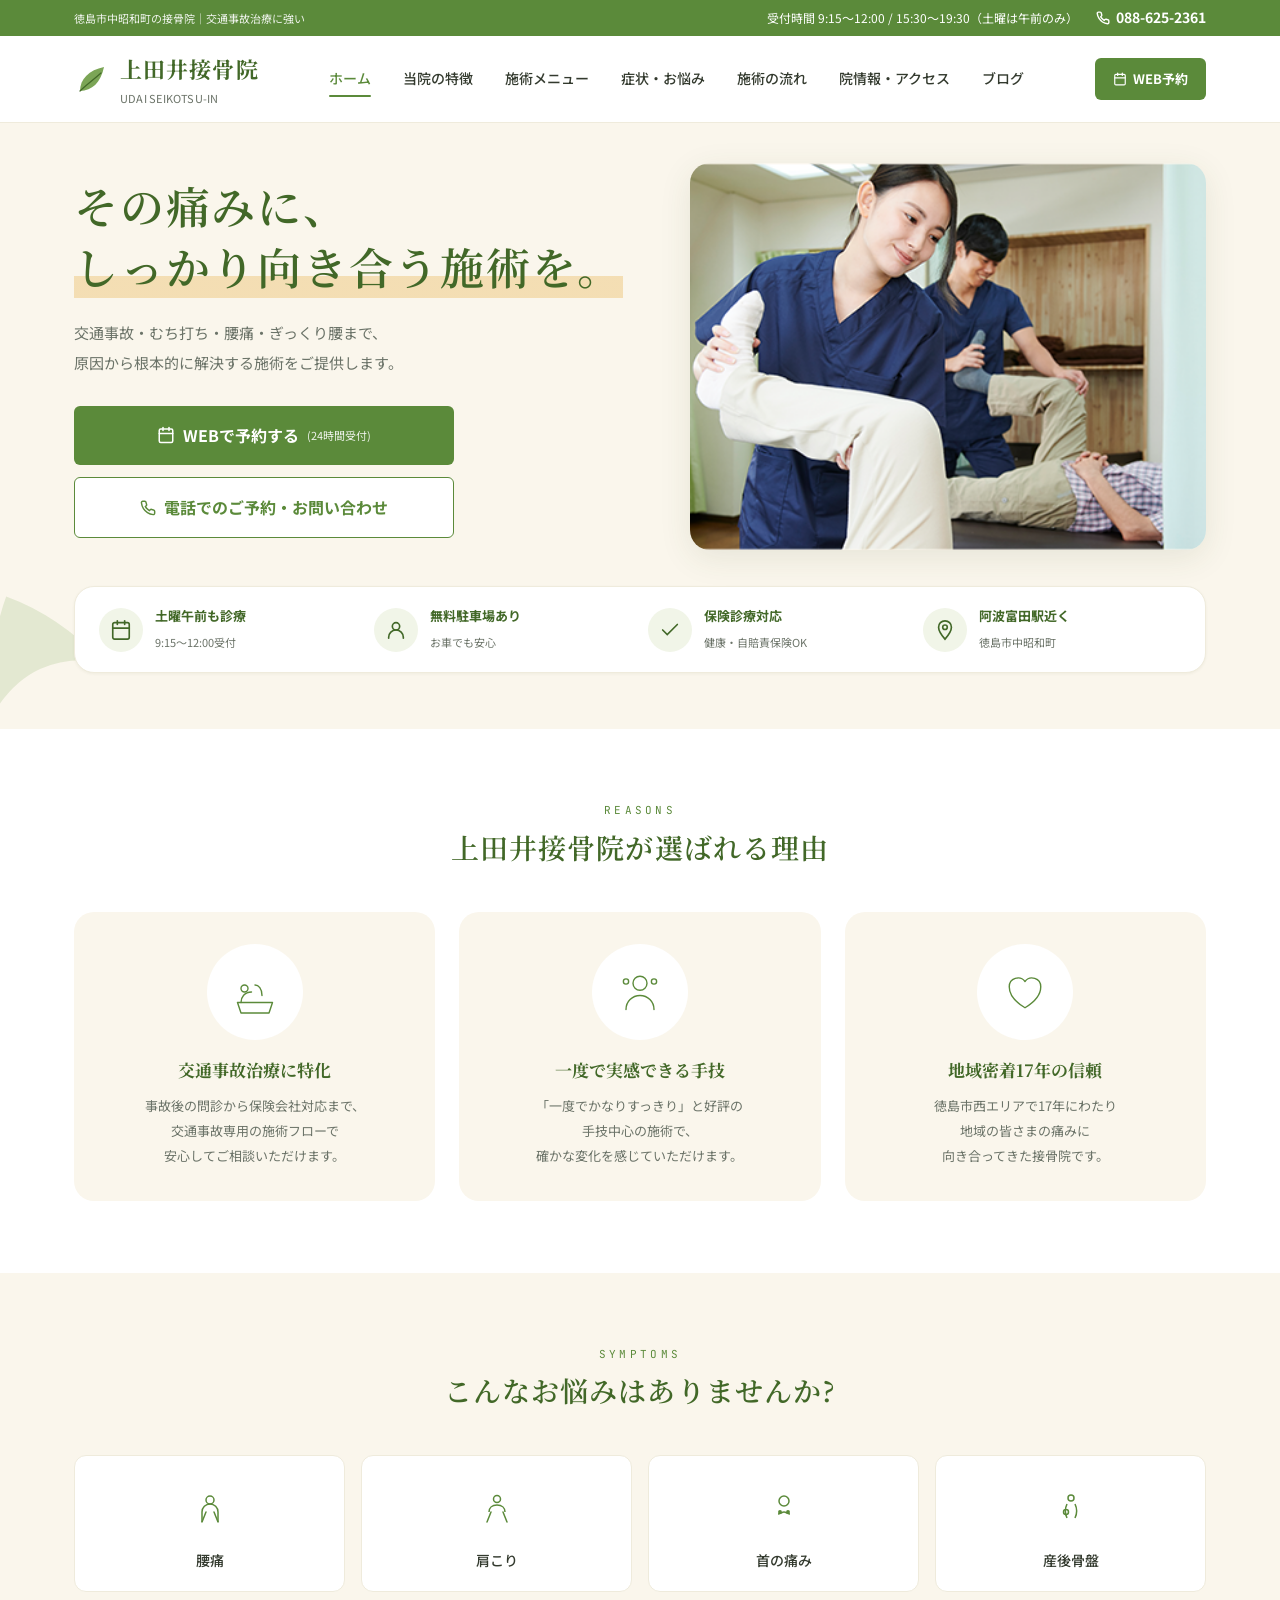
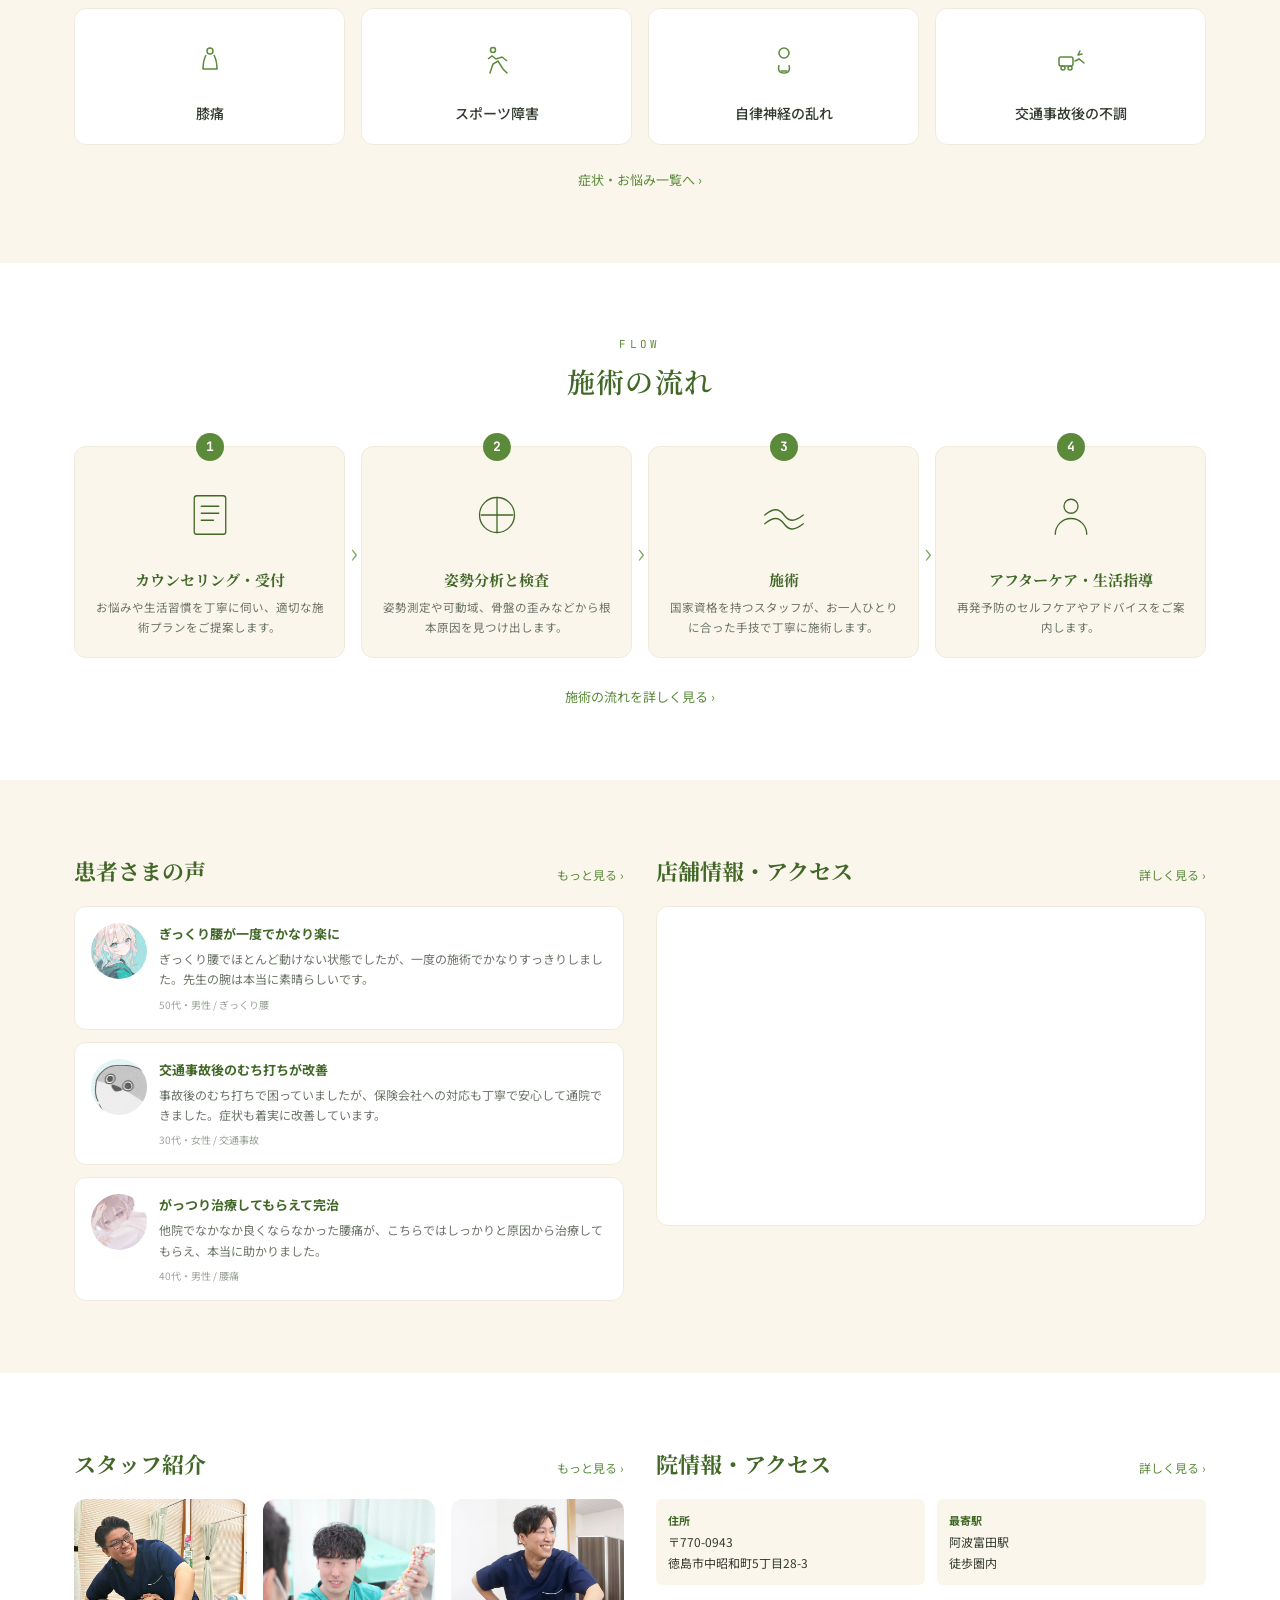
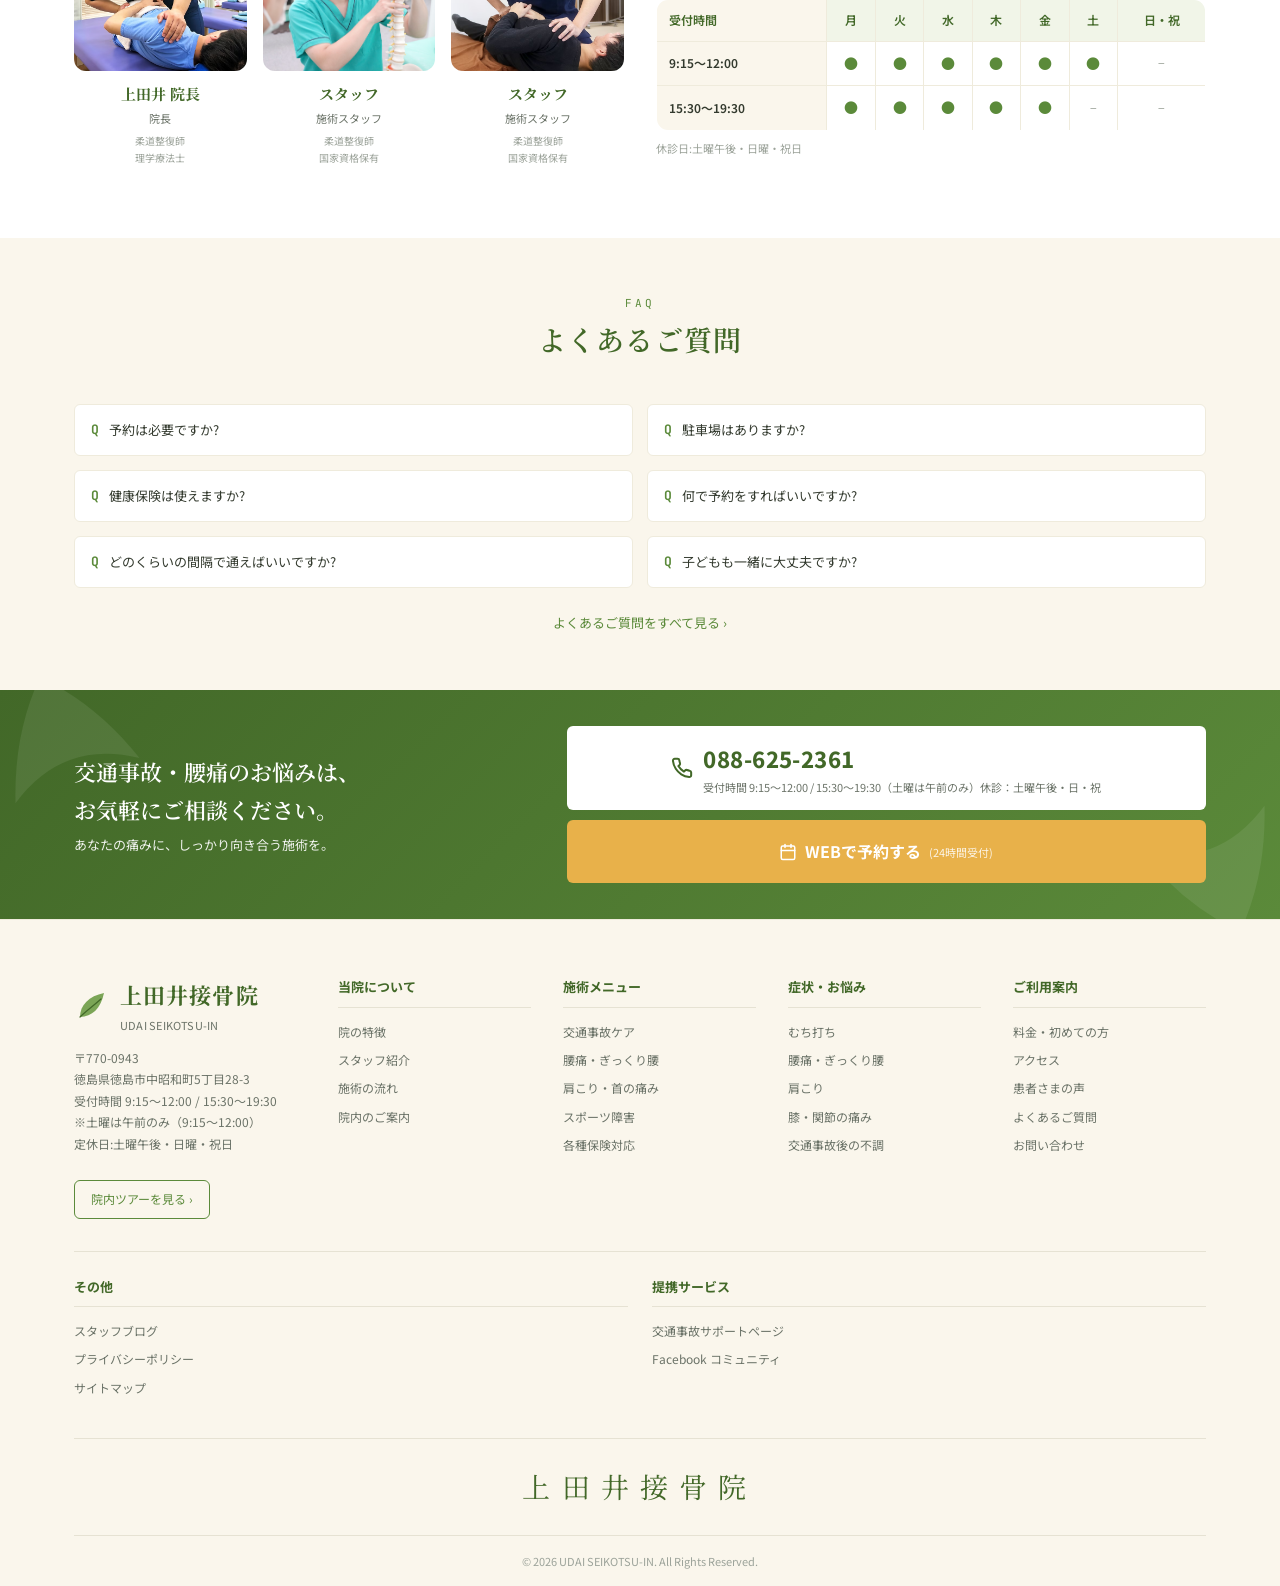
<file: index.html>
<!DOCTYPE html>
<html lang="ja">
<head>
<meta charset="UTF-8">
<meta name="viewport" content="width=device-width, initial-scale=1.0">
<title>上田井接骨院 | 交通事故治療・腰痛に強い徳島市の接骨院</title>
<meta name="description" content="上田井接骨院は、交通事故治療・むち打ち・腰痛・ぎっくり腰を中心に、原因にしっかり向き合う施術をご提供します。徳島市中昭和町、地域密着17年。">
<link rel="preconnect" href="https://fonts.googleapis.com">
<link rel="preconnect" href="https://fonts.gstatic.com" crossorigin>
<link href="https://fonts.googleapis.com/css2?family=Noto+Sans+JP:wght@400;500;600;700&family=Noto+Serif+JP:wght@400;500;600&family=JetBrains+Mono:wght@400;500&display=swap" rel="stylesheet">
<link rel="stylesheet" href="assets/common.css">
<style>
/* ===== Hero ===== */
.hero {
  background: var(--color-bg-cream);
  padding: 40px 0 56px;
  position: relative;
  overflow: hidden;
}
.hero::before {
  content: "";
  position: absolute;
  left: -60px;
  bottom: -40px;
  width: 200px;
  height: 200px;
  background: url("data:image/svg+xml;utf8,<svg xmlns='http://www.w3.org/2000/svg' viewBox='0 0 100 100'><path d='M50 10 Q30 30 20 60 Q35 50 50 50 Q65 50 80 60 Q70 30 50 10' fill='%237ba556' opacity='0.18'/></svg>") no-repeat center / contain;
  transform: rotate(-25deg);
  pointer-events: none;
}
.hero-grid {
  display: grid;
  grid-template-columns: 1.1fr 1fr;
  gap: 48px;
  align-items: center;
  position: relative;
  z-index: 1;
}
.hero h1 {
  font-family: var(--font-jp-serif);
  font-size: 44px;
  line-height: 1.4;
  margin: 0 0 20px;
  color: var(--color-primary-dark);
  letter-spacing: 0.04em;
  font-weight: 600;
}
.hero h1 .highlight {
  background: linear-gradient(transparent 65%, rgba(232,177,74,0.35) 65%);
}
.hero-lead {
  font-size: 15px;
  line-height: 2;
  color: var(--color-text-sub);
  margin-bottom: 28px;
}
.hero-cta { display: grid; gap: 12px; max-width: 380px; }
.hero-cta .btn { padding: 16px 24px; }
.hero-cta .btn svg { flex-shrink: 0; }

.hero-image {
  position: relative;
  aspect-ratio: 4/3;
  border-radius: var(--radius-lg);
  overflow: hidden;
  box-shadow: var(--shadow-lg);
}

.hero-features {
  margin-top: 36px;
  background: #fff;
  border-radius: var(--radius-lg);
  padding: 18px 24px;
  display: grid;
  grid-template-columns: repeat(4, 1fr);
  gap: 16px;
  box-shadow: var(--shadow-sm);
  border: 1px solid var(--color-border-light);
  position: relative;
  z-index: 1;
}
.hero-feat {
  display: flex;
  align-items: center;
  gap: 12px;
}
.hero-feat-icon {
  width: 44px;
  height: 44px;
  background: var(--color-primary-bg);
  border-radius: 50%;
  display: flex;
  align-items: center;
  justify-content: center;
  color: var(--color-primary-dark);
  flex-shrink: 0;
}
.hero-feat-text strong {
  display: block;
  font-size: 13px;
  color: var(--color-primary-dark);
  font-weight: 700;
}
.hero-feat-text span {
  font-size: 11px;
  color: var(--color-text-sub);
}

/* ===== Reasons ===== */
.reasons {
  padding: 72px 0;
  background: #fff;
}
.reasons-grid {
  display: grid;
  grid-template-columns: repeat(3, 1fr);
  gap: 24px;
}
.reason-card {
  background: var(--color-bg-cream);
  border-radius: var(--radius-lg);
  padding: 32px 24px;
  text-align: center;
  transition: transform 0.3s ease, box-shadow 0.3s ease;
}
.reason-card:hover {
  transform: translateY(-6px);
  box-shadow: var(--shadow-md);
}
.reason-icon {
  width: 96px;
  height: 96px;
  margin: 0 auto 16px;
  background: #fff;
  border-radius: 50%;
  display: flex;
  align-items: center;
  justify-content: center;
}
.reason-card h3 {
  font-family: var(--font-jp-serif);
  font-size: 17px;
  margin: 0 0 10px;
  color: var(--color-primary-dark);
}
.reason-card p {
  font-size: 13px;
  color: var(--color-text-sub);
  line-height: 1.9;
  margin: 0;
}

/* ===== Symptoms ===== */
.symptoms {
  padding: 72px 0;
  background: var(--color-bg-cream);
}
.symptoms-grid {
  display: grid;
  grid-template-columns: repeat(4, 1fr);
  gap: 16px;
  margin-bottom: 24px;
}
.symptom-card {
  background: #fff;
  border-radius: var(--radius-md);
  padding: 24px 16px 18px;
  text-align: center;
  border: 1px solid var(--color-border-light);
  transition: all 0.25s ease;
  cursor: pointer;
}
.symptom-card:hover {
  border-color: var(--color-primary-light);
  background: var(--color-primary-bg);
  transform: translateY(-3px);
}
.symptom-icon {
  width: 56px;
  height: 56px;
  margin: 0 auto 10px;
  display: flex;
  align-items: center;
  justify-content: center;
  color: var(--color-primary);
}
.symptom-card span {
  font-size: 14px;
  font-weight: 500;
}
.symptoms-more {
  text-align: center;
  font-size: 13px;
  color: var(--color-primary);
}
.symptoms-more a:hover { text-decoration: underline; }

/* ===== Flow ===== */
.flow { padding: 72px 0; background: #fff; }
.flow-grid {
  display: grid;
  grid-template-columns: repeat(4, 1fr);
  gap: 16px;
  position: relative;
}
.flow-step {
  background: var(--color-bg-cream);
  border-radius: var(--radius-md);
  padding: 28px 16px 20px;
  text-align: center;
  position: relative;
  border: 1px solid var(--color-border-light);
}
.flow-step::after {
  content: "›";
  position: absolute;
  right: -14px;
  top: 50%;
  transform: translateY(-50%);
  color: var(--color-primary-light);
  font-size: 28px;
  font-weight: 300;
  z-index: 2;
}
.flow-step:last-child::after { display: none; }
.flow-num {
  position: absolute;
  top: -14px;
  left: 50%;
  transform: translateX(-50%);
  width: 28px;
  height: 28px;
  background: var(--color-primary);
  color: #fff;
  border-radius: 50%;
  display: flex;
  align-items: center;
  justify-content: center;
  font-family: var(--font-mono);
  font-size: 13px;
  font-weight: 700;
}
.flow-icon {
  width: 80px; height: 80px; margin: 0 auto 12px;
  display: flex; align-items: center; justify-content: center;
  color: var(--color-primary-dark);
}
.flow-step h4 {
  font-family: var(--font-jp-serif);
  font-size: 15px;
  margin: 0 0 6px;
  color: var(--color-primary-dark);
}
.flow-step p { font-size: 11.5px; color: var(--color-text-sub); margin: 0; line-height: 1.7; }
.flow-more { text-align: center; margin-top: 28px; font-size: 13px; color: var(--color-primary); }

/* ===== Voice + Map ===== */
.voice-map {
  padding: 72px 0;
  background: var(--color-bg-cream);
}
.voice-map-grid {
  display: grid;
  grid-template-columns: 1fr 1fr;
  gap: 32px;
}
.voice-block h3, .map-block h3 {
  font-family: var(--font-jp-serif);
  font-size: 22px;
  margin: 0 0 16px;
  color: var(--color-primary-dark);
  display: flex;
  justify-content: space-between;
  align-items: baseline;
}
.voice-block h3 .more, .map-block h3 .more {
  font-size: 12px; color: var(--color-primary); font-weight: 400; font-family: var(--font-jp);
}
.voice-list { display: grid; gap: 12px; }
.voice-item {
  background: #fff; border-radius: var(--radius-md); padding: 16px;
  display: grid; grid-template-columns: 56px 1fr; gap: 12px; align-items: start;
  border: 1px solid var(--color-border-light);
  transition: transform 0.2s ease;
}
.voice-item:hover { transform: translateX(4px); }
.voice-avatar {
  width: 56px; height: 56px; border-radius: 50%; overflow: hidden;
}
.voice-text strong { display: block; font-size: 13px; color: var(--color-primary-dark); margin-bottom: 4px; }
.voice-text p { font-size: 12px; color: var(--color-text-sub); margin: 0; line-height: 1.7; }
.voice-meta { font-size: 10px; color: var(--color-text-light); margin-top: 6px; }

.map-pane {
  background: #fff;
  border-radius: var(--radius-md);
  border: 1px solid var(--color-border-light);
  height: 320px;
  position: relative;
  overflow: hidden;
}
.map-pane svg { width: 100%; height: 100%; display: block; }

/* ===== Staff + Access ===== */
.staff-access {
  padding: 72px 0;
  background: #fff;
}
.staff-access-grid {
  display: grid;
  grid-template-columns: 1fr 1fr;
  gap: 32px;
}
.staff-block h3, .access-block h3 {
  font-family: var(--font-jp-serif);
  font-size: 22px;
  margin: 0 0 16px;
  color: var(--color-primary-dark);
  display: flex; justify-content: space-between; align-items: baseline;
}
.staff-block h3 .more, .access-block h3 .more {
  font-size: 12px; color: var(--color-primary); font-weight: 400; font-family: var(--font-jp);
}
.staff-grid { display: grid; grid-template-columns: repeat(3, 1fr); gap: 16px; }
.staff-card { text-align: center; }
.staff-photo {
  aspect-ratio: 1;
  border-radius: var(--radius-md);
  overflow: hidden;
  margin-bottom: 10px;
}
.staff-card h4 {
  font-family: var(--font-jp-serif);
  font-size: 15px;
  margin: 0 0 2px;
  color: var(--color-primary-dark);
}
.staff-role { font-size: 11px; color: var(--color-text-sub); }
.staff-cert { font-size: 10px; color: var(--color-text-light); margin-top: 4px; }

.access-info {
  display: grid;
  grid-template-columns: 1fr 1fr;
  gap: 12px;
  margin-bottom: 14px;
}
.access-info-item {
  background: var(--color-bg-cream);
  padding: 12px;
  border-radius: var(--radius-sm);
  font-size: 12px;
}
.access-info-item strong { display: block; color: var(--color-primary-dark); margin-bottom: 3px; font-size: 11px; }

.hours-table {
  width: 100%;
  border-collapse: collapse;
  font-size: 12px;
  background: #fff;
  border-radius: var(--radius-md);
  overflow: hidden;
  border: 1px solid var(--color-border-light);
}
.hours-table th, .hours-table td {
  padding: 10px 6px;
  text-align: center;
  border-bottom: 1px solid var(--color-border-light);
  border-right: 1px solid var(--color-border-light);
}
.hours-table th {
  background: var(--color-primary-bg);
  color: var(--color-primary-dark);
  font-weight: 600;
}
.hours-table th:first-child, .hours-table td:first-child {
  background: var(--color-bg-cream);
  font-weight: 600;
  text-align: left;
  padding-left: 12px;
}
.hours-table tr:last-child td { border-bottom: none; }
.hours-table td:last-child, .hours-table th:last-child { border-right: none; }
.hours-dot { color: var(--color-primary); font-size: 14px; }
.hours-cross { color: var(--color-text-light); }

.access-mini-map {
  background: #fff; border: 1px solid var(--color-border-light);
  border-radius: var(--radius-md); height: 140px; margin-top: 12px;
  overflow: hidden;
}

/* ===== FAQ ===== */
.home-faq { padding: 56px 0; background: var(--color-bg-cream); }
.home-faq-grid {
  display: grid;
  grid-template-columns: 1fr 1fr;
  gap: 14px;
}
.faq-item-mini {
  background: #fff;
  border: 1px solid var(--color-border-light);
  border-radius: var(--radius-sm);
  padding: 14px 16px;
  font-size: 13px;
  display: flex;
  align-items: center;
  gap: 10px;
  transition: border-color 0.2s ease, transform 0.2s ease;
  cursor: pointer;
}
.faq-item-mini:hover { border-color: var(--color-primary); transform: translateX(2px); }
.faq-item-mini .q { color: var(--color-primary); font-weight: 700; font-family: var(--font-mono); }
.home-faq-more { text-align: center; font-size: 13px; color: var(--color-primary); margin-top: 24px; }

/* ===== Responsive ===== */
@media (max-width: 960px) {
  .hero { padding: 24px 0 32px; }
  .hero-grid { grid-template-columns: 1fr; gap: 24px; }
  .hero h1 { font-size: 28px; }
  .hero-features { grid-template-columns: repeat(2, 1fr); gap: 12px; padding: 14px; }
  .hero-feat-text strong { font-size: 12px; }

  .reasons-grid { grid-template-columns: 1fr; gap: 14px; }
  .reason-card { padding: 24px 18px; }

  .symptoms-grid { grid-template-columns: repeat(2, 1fr); }
  .flow-grid { grid-template-columns: 1fr 1fr; }
  .flow-step::after { display: none; }

  .voice-map-grid, .staff-access-grid, .home-faq-grid { grid-template-columns: 1fr; }
  .staff-grid { grid-template-columns: repeat(3, 1fr); gap: 8px; }
  .access-info { grid-template-columns: 1fr; }

  .reasons, .symptoms, .flow, .voice-map, .staff-access { padding: 44px 0; }
}

@media (max-width: 480px) {
  .hero h1 { font-size: 24px; }
  .symptoms-grid { grid-template-columns: 1fr 1fr; }
  .staff-grid { grid-template-columns: 1fr 1fr; }
}
</style>
</head>
<body>
<div id="site-header"></div>

<!-- ===== Hero ===== -->
<section class="hero">
  <div class="container">
    <div class="hero-grid">
      <div class="hero-content reveal">
        <h1>その痛みに、<br><span class="highlight">しっかり向き合う施術を。</span></h1>
        <p class="hero-lead">
          交通事故・むち打ち・腰痛・ぎっくり腰まで、<br>
          原因から根本的に解決する施術をご提供します。
        </p>
        <div class="hero-cta">
          <a href="#reserve" class="btn btn-primary btn-lg">
            <svg width="18" height="18" viewBox="0 0 24 24" fill="none" stroke="currentColor" stroke-width="2" stroke-linecap="round"><rect x="3" y="4" width="18" height="18" rx="2"/><line x1="16" y1="2" x2="16" y2="6"/><line x1="8" y1="2" x2="8" y2="6"/><line x1="3" y1="10" x2="21" y2="10"/></svg>
            WEBで予約する <span style="font-size:11px;font-weight:400;opacity:0.9;">(24時間受付)</span>
          </a>
          <a href="tel:0886252361" class="btn btn-outline btn-lg">
            <svg width="16" height="16" viewBox="0 0 24 24" fill="none" stroke="currentColor" stroke-width="2.2" stroke-linecap="round"><path d="M22 16.92v3a2 2 0 0 1-2.18 2 19.79 19.79 0 0 1-8.63-3.07 19.5 19.5 0 0 1-6-6 19.79 19.79 0 0 1-3.07-8.67A2 2 0 0 1 4.11 2h3a2 2 0 0 1 2 1.72 12.84 12.84 0 0 0 .7 2.81 2 2 0 0 1-.45 2.11L8.09 9.91a16 16 0 0 0 6 6l1.27-1.27a2 2 0 0 1 2.11-.45 12.84 12.84 0 0 0 2.81.7A2 2 0 0 1 22 16.92z"/></svg>
            電話でのご予約・お問い合わせ
          </a>
        </div>
      </div>
      <div class="hero-image reveal">
        <img src="img/pho_job_01.png" alt="施術中の様子" style="width:100%;height:100%;object-fit:cover;display:block;">
      </div>
    </div>

    <div class="hero-features reveal">
      <div class="hero-feat">
        <div class="hero-feat-icon">
          <svg width="22" height="22" viewBox="0 0 24 24" fill="none" stroke="currentColor" stroke-width="1.8" stroke-linecap="round"><rect x="3" y="4" width="18" height="18" rx="2"/><line x1="16" y1="2" x2="16" y2="6"/><line x1="8" y1="2" x2="8" y2="6"/><line x1="3" y1="10" x2="21" y2="10"/></svg>
        </div>
        <div class="hero-feat-text">
          <strong>土曜午前も診療</strong>
          <span>9:15〜12:00受付</span>
        </div>
      </div>
      <div class="hero-feat">
        <div class="hero-feat-icon">
          <svg width="22" height="22" viewBox="0 0 24 24" fill="none" stroke="currentColor" stroke-width="1.8" stroke-linecap="round"><circle cx="12" cy="8" r="4"/><path d="M4 21v-1a8 8 0 0 1 16 0v1"/></svg>
        </div>
        <div class="hero-feat-text">
          <strong>無料駐車場あり</strong>
          <span>お車でも安心</span>
        </div>
      </div>
      <div class="hero-feat">
        <div class="hero-feat-icon">
          <svg width="22" height="22" viewBox="0 0 24 24" fill="none" stroke="currentColor" stroke-width="1.8" stroke-linecap="round"><polyline points="20 6 9 17 4 12"/></svg>
        </div>
        <div class="hero-feat-text">
          <strong>保険診療対応</strong>
          <span>健康・自賠責保険OK</span>
        </div>
      </div>
      <div class="hero-feat">
        <div class="hero-feat-icon">
          <svg width="22" height="22" viewBox="0 0 24 24" fill="none" stroke="currentColor" stroke-width="1.8" stroke-linecap="round"><path d="M12 2C8 2 5 5 5 9c0 5 7 13 7 13s7-8 7-13c0-4-3-7-7-7z"/><circle cx="12" cy="9" r="2.5"/></svg>
        </div>
        <div class="hero-feat-text">
          <strong>阿波富田駅近く</strong>
          <span>徳島市中昭和町</span>
        </div>
      </div>
    </div>
  </div>
</section>

<!-- ===== Reasons ===== -->
<section class="reasons">
  <div class="container">
    <div class="section-title reveal">
      <span class="en">REASONS</span>
      <h2>上田井接骨院が選ばれる理由</h2>
    </div>
    <div class="reasons-grid">
      <div class="reason-card reveal">
        <div class="reason-icon">
          <svg width="56" height="56" viewBox="0 0 64 64" fill="none" stroke="#5b8a3a" stroke-width="1.6" stroke-linecap="round" stroke-linejoin="round">
            <path d="M12 44h40l-4 12H16z"/>
            <circle cx="20" cy="28" r="4"/>
            <path d="M32 24c4 0 8 4 8 12"/>
            <path d="M16 44c0-6 4-12 12-12"/>
          </svg>
        </div>
        <h3>交通事故治療に特化</h3>
        <p>事故後の問診から保険会社対応まで、<br>交通事故専用の施術フローで<br>安心してご相談いただけます。</p>
      </div>
      <div class="reason-card reveal">
        <div class="reason-icon">
          <svg width="56" height="56" viewBox="0 0 64 64" fill="none" stroke="#5b8a3a" stroke-width="1.6" stroke-linecap="round" stroke-linejoin="round">
            <circle cx="32" cy="22" r="8"/>
            <path d="M16 52c0-9 7-16 16-16s16 7 16 16"/>
            <circle cx="48" cy="20" r="3"/>
            <circle cx="16" cy="20" r="3"/>
          </svg>
        </div>
        <h3>一度で実感できる手技</h3>
        <p>「一度でかなりすっきり」と好評の<br>手技中心の施術で、<br>確かな変化を感じていただけます。</p>
      </div>
      <div class="reason-card reveal">
        <div class="reason-icon">
          <svg width="56" height="56" viewBox="0 0 64 64" fill="none" stroke="#5b8a3a" stroke-width="1.6" stroke-linecap="round" stroke-linejoin="round">
            <path d="M32 50c-10-6-18-14-18-24a10 10 0 0 1 18-6 10 10 0 0 1 18 6c0 10-8 18-18 24z"/>
          </svg>
        </div>
        <h3>地域密着17年の信頼</h3>
        <p>徳島市西エリアで17年にわたり<br>地域の皆さまの痛みに<br>向き合ってきた接骨院です。</p>
      </div>
    </div>
  </div>
</section>

<!-- ===== Symptoms ===== -->
<section class="symptoms">
  <div class="container">
    <div class="section-title reveal">
      <span class="en">SYMPTOMS</span>
      <h2>こんなお悩みはありませんか?</h2>
    </div>
    <div class="symptoms-grid">
      <a href="symptoms.html" class="symptom-card reveal"><div class="symptom-icon"><svg width="36" height="36" viewBox="0 0 36 36" fill="none" stroke="currentColor" stroke-width="1.5"><circle cx="18" cy="10" r="4"/><path d="M10 32V22a8 8 0 0 1 16 0v10"/><path d="M14 22L10 32M22 22l4 10" stroke-linecap="round"/></svg></div><span>腰痛</span></a>
      <a href="symptoms.html" class="symptom-card reveal"><div class="symptom-icon"><svg width="36" height="36" viewBox="0 0 36 36" fill="none" stroke="currentColor" stroke-width="1.5"><circle cx="18" cy="9" r="3.5"/><path d="M10 22c0-4 3-7 8-7s8 3 8 7" /><path d="M8 32l4-10M28 32l-4-10" stroke-linecap="round"/></svg></div><span>肩こり</span></a>
      <a href="symptoms.html" class="symptom-card reveal"><div class="symptom-icon"><svg width="36" height="36" viewBox="0 0 36 36" fill="none" stroke="currentColor" stroke-width="1.5"><circle cx="18" cy="11" r="5"/><path d="M12 24c2 0 4-2 6-2s4 2 6 2" /><circle cx="14" cy="22" r="1.2" fill="currentColor"/><circle cx="22" cy="22" r="1.2" fill="currentColor"/></svg></div><span>首の痛み</span></a>
      <a href="symptoms.html" class="symptom-card reveal"><div class="symptom-icon"><svg width="36" height="36" viewBox="0 0 36 36" fill="none" stroke="currentColor" stroke-width="1.5"><circle cx="18" cy="8" r="3"/><path d="M14 14a8 12 0 0 0 0 14"/><path d="M22 14a8 12 0 0 1 0 14"/><circle cx="13" cy="22" r="2.5"/></svg></div><span>産後骨盤</span></a>
      <a href="symptoms.html" class="symptom-card reveal"><div class="symptom-icon"><svg width="36" height="36" viewBox="0 0 36 36" fill="none" stroke="currentColor" stroke-width="1.5"><circle cx="18" cy="8" r="3"/><path d="M14 12c-2 4-3 8-3 14M22 12c2 4 3 8 3 14"/><path d="M11 26h14" stroke-linecap="round"/></svg></div><span>膝痛</span></a>
      <a href="symptoms.html" class="symptom-card reveal"><div class="symptom-icon"><svg width="36" height="36" viewBox="0 0 36 36" fill="none" stroke="currentColor" stroke-width="1.5"><circle cx="14" cy="7" r="2.5"/><path d="M9 16l4-3 4 3 6-2 5 4"/><path d="M11 30l3-9 5-3 5 8 4 4" stroke-linecap="round"/></svg></div><span>スポーツ障害</span></a>
      <a href="symptoms.html" class="symptom-card reveal"><div class="symptom-icon"><svg width="36" height="36" viewBox="0 0 36 36" fill="none" stroke="currentColor" stroke-width="1.5"><circle cx="18" cy="10" r="5"/><path d="M13 22c-1 4-1 8 5 8s6-4 5-8" /><path d="M15 28h6" stroke-linecap="round"/></svg></div><span>自律神経の乱れ</span></a>
      <a href="symptoms.html" class="symptom-card reveal"><div class="symptom-icon"><svg width="36" height="36" viewBox="0 0 36 36" fill="none" stroke="currentColor" stroke-width="1.5"><rect x="6" y="14" width="14" height="9" rx="2"/><circle cx="10" cy="25" r="2"/><circle cx="17" cy="25" r="2"/><path d="M22 18l4-2 5 4" stroke-linecap="round"/><path d="M27 8l-2 4 4-1" stroke-linecap="round" stroke-linejoin="round"/></svg></div><span>交通事故後の不調</span></a>
    </div>
    <div class="symptoms-more"><a href="symptoms.html">症状・お悩み一覧へ ›</a></div>
  </div>
</section>

<!-- ===== Flow ===== -->
<section class="flow">
  <div class="container">
    <div class="section-title reveal">
      <span class="en">FLOW</span>
      <h2>施術の流れ</h2>
    </div>
    <div class="flow-grid">
      <div class="flow-step reveal">
        <div class="flow-num">1</div>
        <div class="flow-icon"><svg width="56" height="56" viewBox="0 0 64 64" fill="none" stroke="currentColor" stroke-width="1.5" stroke-linecap="round" stroke-linejoin="round"><rect x="14" y="10" width="36" height="44" rx="3"/><path d="M22 22h20M22 30h20M22 38h14"/></svg></div>
        <h4>カウンセリング・受付</h4>
        <p>お悩みや生活習慣を丁寧に伺い、適切な施術プランをご提案します。</p>
      </div>
      <div class="flow-step reveal">
        <div class="flow-num">2</div>
        <div class="flow-icon"><svg width="56" height="56" viewBox="0 0 64 64" fill="none" stroke="currentColor" stroke-width="1.5" stroke-linecap="round" stroke-linejoin="round"><path d="M32 12v40M14 32h36" /><circle cx="32" cy="32" r="20"/></svg></div>
        <h4>姿勢分析と検査</h4>
        <p>姿勢測定や可動域、骨盤の歪みなどから根本原因を見つけ出します。</p>
      </div>
      <div class="flow-step reveal">
        <div class="flow-num">3</div>
        <div class="flow-icon"><svg width="56" height="56" viewBox="0 0 64 64" fill="none" stroke="currentColor" stroke-width="1.5" stroke-linecap="round" stroke-linejoin="round"><path d="M10 32c10-8 16-8 22 0s12 8 22 0"/><path d="M10 42c10-8 16-8 22 0s12 8 22 0"/></svg></div>
        <h4>施術</h4>
        <p>国家資格を持つスタッフが、お一人ひとりに合った手技で丁寧に施術します。</p>
      </div>
      <div class="flow-step reveal">
        <div class="flow-num">4</div>
        <div class="flow-icon"><svg width="56" height="56" viewBox="0 0 64 64" fill="none" stroke="currentColor" stroke-width="1.5" stroke-linecap="round" stroke-linejoin="round"><circle cx="32" cy="22" r="8"/><path d="M14 54c0-10 8-18 18-18s18 8 18 18"/></svg></div>
        <h4>アフターケア・生活指導</h4>
        <p>再発予防のセルフケアやアドバイスをご案内します。</p>
      </div>
    </div>
    <div class="flow-more"><a href="flow.html">施術の流れを詳しく見る ›</a></div>
  </div>
</section>

<!-- ===== Voice + Map ===== -->
<section class="voice-map">
  <div class="container">
    <div class="voice-map-grid">
      <div class="voice-block reveal">
        <h3>患者さまの声 <a href="voice.html" class="more">もっと見る ›</a></h3>
        <div class="voice-list">
          <div class="voice-item">
            <div class="voice-avatar"><img src="img/ダウンロード (1).jpeg" alt="50代男性" style="width:100%;height:100%;object-fit:cover;"></div>
            <div class="voice-text">
              <strong>ぎっくり腰が一度でかなり楽に</strong>
              <p>ぎっくり腰でほとんど動けない状態でしたが、一度の施術でかなりすっきりしました。先生の腕は本当に素晴らしいです。</p>
              <div class="voice-meta">50代・男性 / ぎっくり腰</div>
            </div>
          </div>
          <div class="voice-item">
            <div class="voice-avatar"><img src="img/ダウンロード (2).jpeg" alt="30代女性" style="width:100%;height:100%;object-fit:cover;"></div>
            <div class="voice-text">
              <strong>交通事故後のむち打ちが改善</strong>
              <p>事故後のむち打ちで困っていましたが、保険会社への対応も丁寧で安心して通院できました。症状も着実に改善しています。</p>
              <div class="voice-meta">30代・女性 / 交通事故</div>
            </div>
          </div>
          <div class="voice-item">
            <div class="voice-avatar"><img src="img/images.jpeg" alt="40代男性" style="width:100%;height:100%;object-fit:cover;"></div>
            <div class="voice-text">
              <strong>がっつり治療してもらえて完治</strong>
              <p>他院でなかなか良くならなかった腰痛が、こちらではしっかりと原因から治療してもらえ、本当に助かりました。</p>
              <div class="voice-meta">40代・男性 / 腰痛</div>
            </div>
          </div>
        </div>
      </div>
      <div class="map-block reveal">
        <h3>店舗情報・アクセス <a href="access.html" class="more">詳しく見る ›</a></h3>
        <div class="map-pane">
          <iframe
            src="https://www.google.com/maps?q=%E4%B8%8A%E7%94%B0%E4%BA%95%E6%8E%A5%E9%AA%A8%E9%99%A2+%E5%BE%B3%E5%B3%B6%E5%B8%82%E4%B8%AD%E6%98%AD%E5%92%8C%E7%94%BA&output=embed"
            width="100%" height="100%" style="border:0;display:block;" allowfullscreen="" loading="lazy" referrerpolicy="no-referrer-when-downgrade" title="上田井接骨院 地図"></iframe>
        </div>
      </div>
    </div>
  </div>
</section>

<!-- ===== Staff + Access ===== -->
<section class="staff-access">
  <div class="container staff-access-grid">
    <div class="staff-block reveal">
      <h3>スタッフ紹介 <a href="staff.html" class="more">もっと見る ›</a></h3>
      <div class="staff-grid">
        <div class="staff-card">
          <div class="staff-photo"><img src="img/22a366_d13990ea97ae42688c96105563f96ac2~mv2.avif" alt="院長" style="width:100%;height:100%;object-fit:cover;"></div>
          <h4>上田井 院長</h4>
          <div class="staff-role">院長</div>
          <div class="staff-cert">柔道整復師<br>理学療法士</div>
        </div>
        <div class="staff-card">
          <div class="staff-photo"><img src="img/incho-02.jpg" alt="スタッフ" style="width:100%;height:100%;object-fit:cover;"></div>
          <h4>スタッフ</h4>
          <div class="staff-role">施術スタッフ</div>
          <div class="staff-cert">柔道整復師<br>国家資格保有</div>
        </div>
        <div class="staff-card">
          <div class="staff-photo"><img src="img/22a366_6f2720c31df3458b9d543d411013a647~mv2.avif" alt="スタッフ" style="width:100%;height:100%;object-fit:cover;"></div>
          <h4>スタッフ</h4>
          <div class="staff-role">施術スタッフ</div>
          <div class="staff-cert">柔道整復師<br>国家資格保有</div>
        </div>
      </div>
    </div>
    <div class="access-block reveal">
      <h3>院情報・アクセス <a href="access.html" class="more">詳しく見る ›</a></h3>
      <div class="access-info">
        <div class="access-info-item"><strong>住所</strong>〒770-0943<br>徳島市中昭和町5丁目28-3</div>
        <div class="access-info-item"><strong>最寄駅</strong>阿波富田駅<br>徒歩圏内</div>
      </div>
      <table class="hours-table">
        <thead>
          <tr><th>受付時間</th><th>月</th><th>火</th><th>水</th><th>木</th><th>金</th><th>土</th><th>日・祝</th></tr>
        </thead>
        <tbody>
          <tr><td>9:15〜12:00</td><td class="hours-dot">●</td><td class="hours-dot">●</td><td class="hours-dot">●</td><td class="hours-dot">●</td><td class="hours-dot">●</td><td class="hours-dot">●</td><td class="hours-cross">−</td></tr>
          <tr><td>15:30〜19:30</td><td class="hours-dot">●</td><td class="hours-dot">●</td><td class="hours-dot">●</td><td class="hours-dot">●</td><td class="hours-dot">●</td><td class="hours-cross">−</td><td class="hours-cross">−</td></tr>
        </tbody>
      </table>
      <div style="font-size:11px;color:var(--color-text-light);margin-top:8px;">休診日:土曜午後・日曜・祝日</div>
    </div>
  </div>
</section>

<!-- ===== FAQ Mini ===== -->
<section class="home-faq">
  <div class="container">
    <div class="section-title reveal">
      <span class="en">FAQ</span>
      <h2>よくあるご質問</h2>
    </div>
    <div class="home-faq-grid">
      <a href="faq.html" class="faq-item-mini reveal"><span class="q">Q</span> 予約は必要ですか?</a>
      <a href="faq.html" class="faq-item-mini reveal"><span class="q">Q</span> 駐車場はありますか?</a>
      <a href="faq.html" class="faq-item-mini reveal"><span class="q">Q</span> 健康保険は使えますか?</a>
      <a href="faq.html" class="faq-item-mini reveal"><span class="q">Q</span> 何で予約をすればいいですか?</a>
      <a href="faq.html" class="faq-item-mini reveal"><span class="q">Q</span> どのくらいの間隔で通えばいいですか?</a>
      <a href="faq.html" class="faq-item-mini reveal"><span class="q">Q</span> 子どもも一緒に大丈夫ですか?</a>
    </div>
    <div class="home-faq-more"><a href="faq.html">よくあるご質問をすべて見る ›</a></div>
  </div>
</section>

<div id="site-footer"></div>

<script src="assets/site.js"></script>
<script>UdaiSite.init('home');</script>
</body>
</html>
</file>
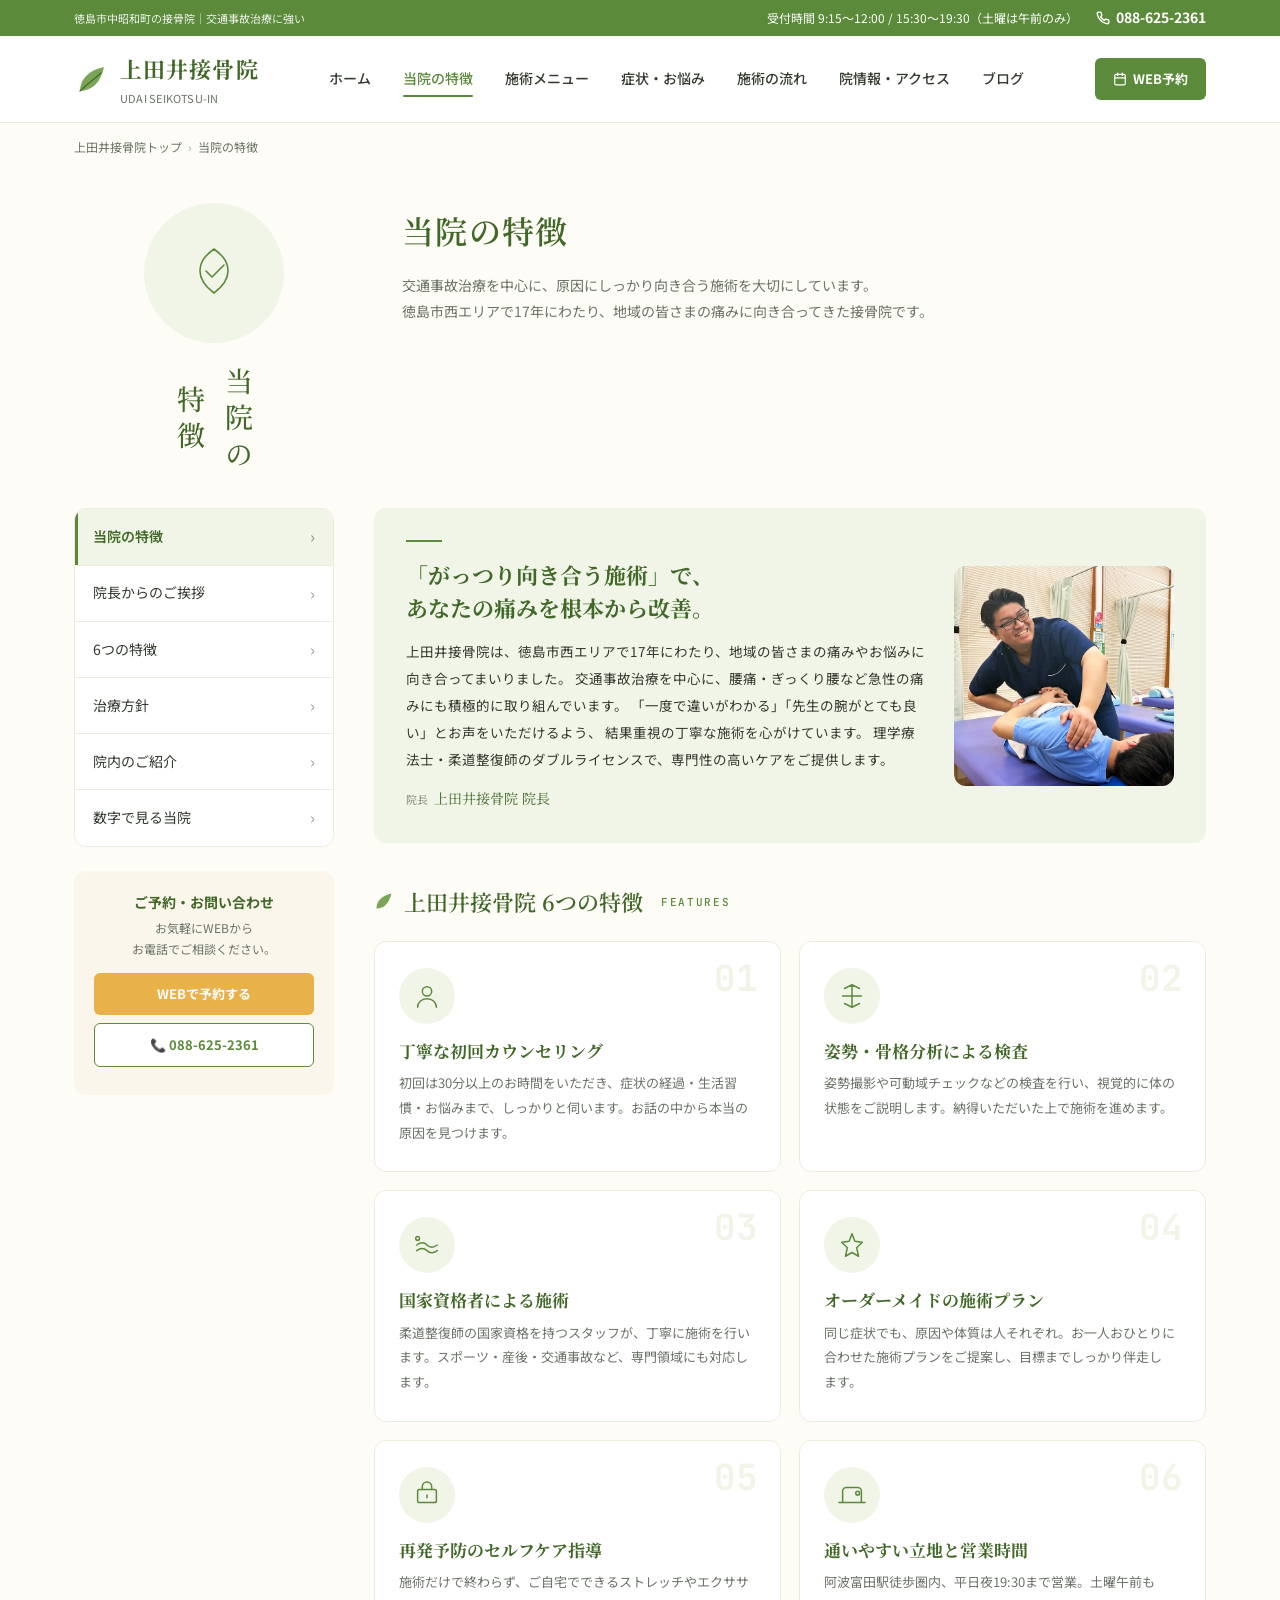
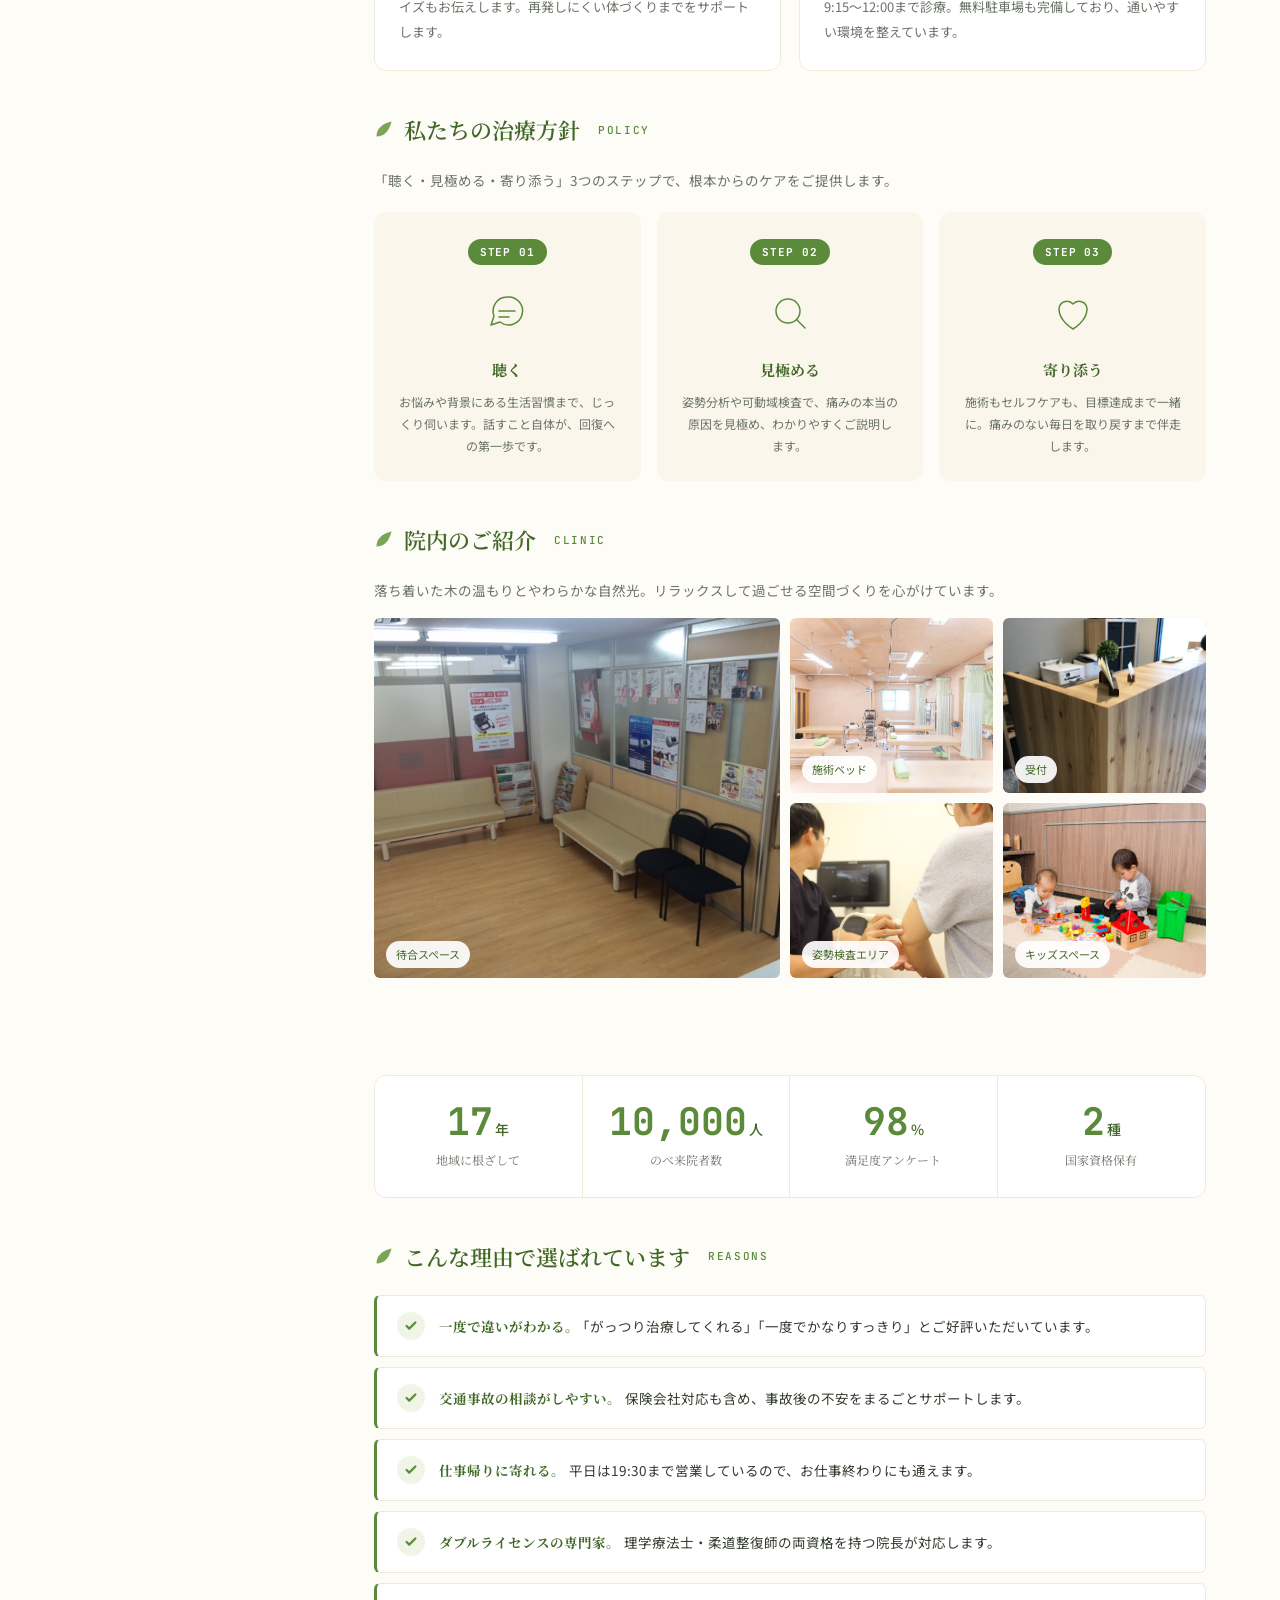
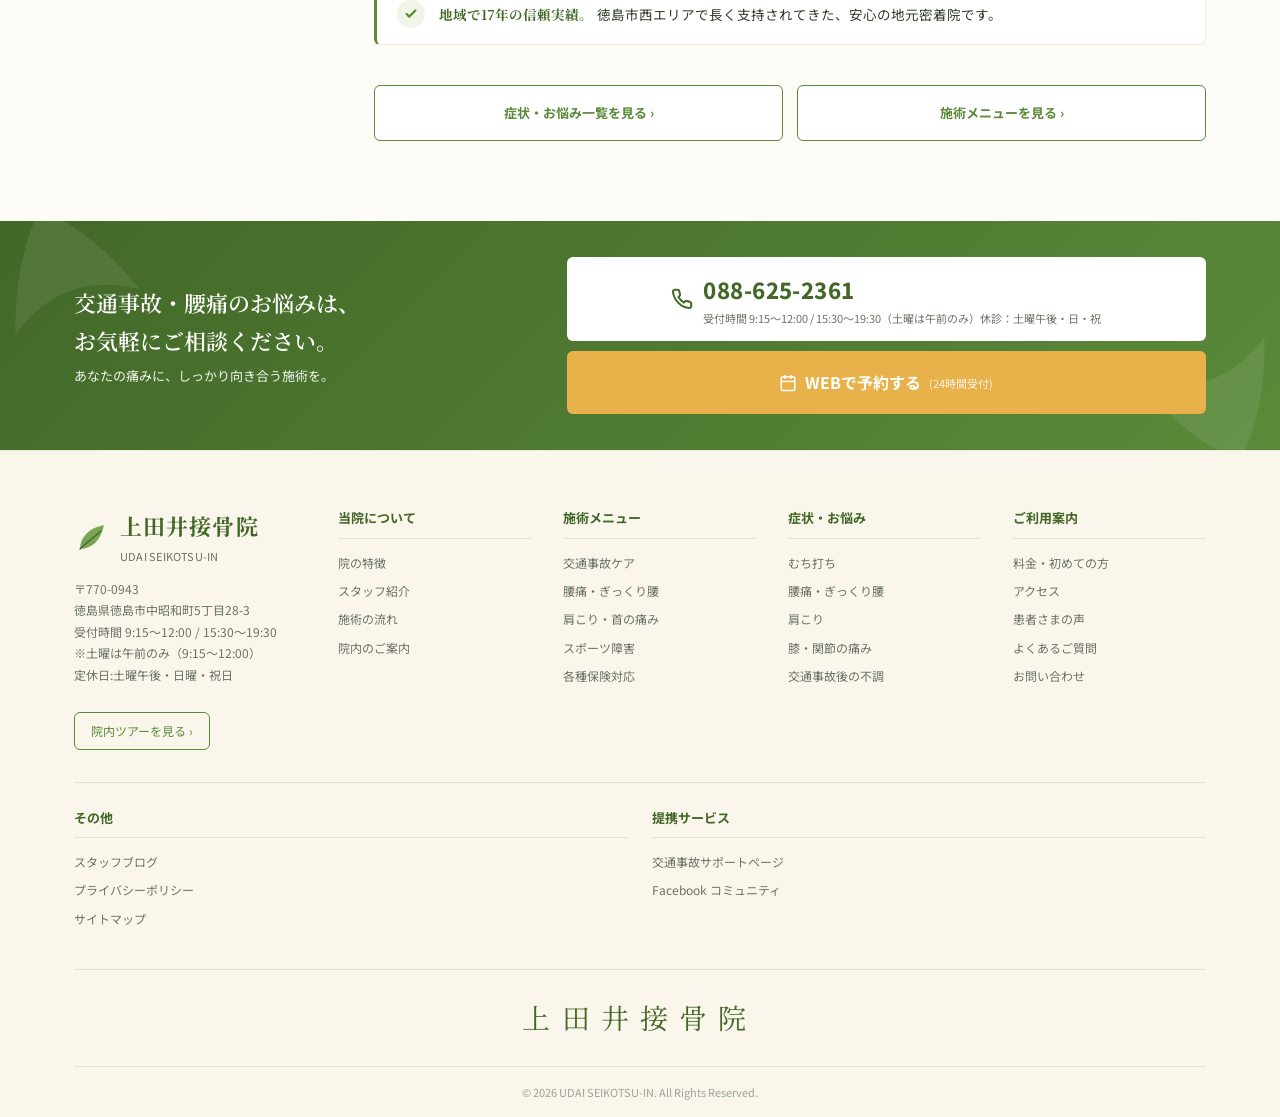
<file: about.html>
<!DOCTYPE html>
<html lang="ja">
<head>
<meta charset="UTF-8">
<meta name="viewport" content="width=device-width, initial-scale=1.0">
<title>当院の特徴 | 上田井接骨院</title>
<link rel="preconnect" href="https://fonts.googleapis.com">
<link rel="preconnect" href="https://fonts.gstatic.com" crossorigin>
<link href="https://fonts.googleapis.com/css2?family=Noto+Sans+JP:wght@400;500;600;700&family=Noto+Serif+JP:wght@400;500;600&family=JetBrains+Mono:wght@400;500&display=swap" rel="stylesheet">
<link rel="stylesheet" href="assets/common.css">
<style>
.section-h {
  font-family: var(--font-jp-serif);
  font-size: 22px;
  color: var(--color-primary-dark);
  display: flex; align-items: center; gap: 10px;
  margin: 40px 0 20px;
  font-weight: 600;
}
.section-h .en {
  font-family: var(--font-mono);
  font-size: 11px;
  color: var(--color-primary);
  letter-spacing: 0.15em;
  margin-left: 8px;
  font-weight: 500;
}

/* Promise / 院長メッセージ */
.promise-card {
  background: var(--color-primary-bg);
  border-radius: var(--radius-md);
  padding: 32px;
  display: grid;
  grid-template-columns: 1fr 220px;
  gap: 28px;
  align-items: center;
  margin-bottom: 8px;
}
.promise-card h3 {
  font-family: var(--font-jp-serif);
  font-size: 22px;
  color: var(--color-primary-dark);
  margin: 0 0 14px;
  line-height: 1.5;
}
.promise-card .accent-line {
  width: 36px; height: 2px; background: var(--color-primary); margin-bottom: 16px;
}
.promise-card p {
  font-size: 13.5px; line-height: 2; margin: 0; color: var(--color-text);
}
.promise-card .signature {
  margin-top: 14px;
  font-family: var(--font-jp-serif);
  font-size: 14px;
  color: var(--color-primary-dark);
}
.promise-card .signature small { font-size: 11px; color: var(--color-text-sub); margin-right: 6px; }
.promise-card .img-w {
  border-radius: var(--radius-md);
  overflow: hidden;
  aspect-ratio: 1/1;
}
.promise-card .img-w img { width: 100%; height: 100%; object-fit: cover; display: block; }

/* 6 features grid */
.features-grid {
  display: grid;
  grid-template-columns: repeat(2, 1fr);
  gap: 18px;
}
.feature-card {
  background: #fff;
  border: 1px solid var(--color-border-light);
  border-radius: var(--radius-md);
  padding: 26px 24px;
  position: relative;
  transition: transform 0.25s ease, box-shadow 0.25s ease;
}
.feature-card:hover {
  transform: translateY(-3px);
  box-shadow: var(--shadow-md);
  border-color: var(--color-primary-light);
}
.feature-card .num {
  position: absolute;
  top: 18px; right: 22px;
  font-family: var(--font-mono);
  font-size: 36px;
  font-weight: 700;
  color: var(--color-primary-bg);
  line-height: 1;
}
.feature-card .ic {
  width: 56px; height: 56px;
  border-radius: 50%;
  background: var(--color-primary-bg);
  display: flex; align-items: center; justify-content: center;
  color: var(--color-primary);
  margin-bottom: 14px;
}
.feature-card h4 {
  font-family: var(--font-jp-serif);
  font-size: 17px;
  color: var(--color-primary-dark);
  margin: 0 0 8px;
  line-height: 1.5;
}
.feature-card p {
  font-size: 13px;
  color: var(--color-text-sub);
  line-height: 1.9;
  margin: 0;
}

/* 治療方針 - 3 step */
.policy-grid {
  display: grid;
  grid-template-columns: repeat(3, 1fr);
  gap: 16px;
  margin-top: 20px;
}
.policy-card {
  background: var(--color-bg-cream);
  border-radius: var(--radius-md);
  padding: 24px 20px;
  text-align: center;
  position: relative;
}
.policy-card .badge {
  display: inline-block;
  background: var(--color-primary);
  color: #fff;
  font-family: var(--font-mono);
  font-size: 11px;
  font-weight: 700;
  padding: 4px 12px;
  border-radius: var(--radius-pill);
  letter-spacing: 0.08em;
  margin-bottom: 12px;
}
.policy-card .ic {
  width: 64px; height: 64px;
  margin: 4px auto 12px;
  display: flex; align-items: center; justify-content: center;
  color: var(--color-primary);
}
.policy-card h5 {
  font-family: var(--font-jp-serif);
  font-size: 15px;
  margin: 0 0 8px;
  color: var(--color-primary-dark);
}
.policy-card p { font-size: 12px; color: var(--color-text-sub); margin: 0; line-height: 1.85;}

/* 院内紹介 ギャラリー */
.clinic-gallery {
  display: grid;
  grid-template-columns: 2fr 1fr 1fr;
  grid-template-rows: 1fr 1fr;
  gap: 10px;
  margin-top: 16px;
  height: 360px;
}
.clinic-gallery .g {
  border-radius: var(--radius-sm);
  overflow: hidden;
  position: relative;
}
.clinic-gallery .g img { width: 100%; height: 100%; object-fit: cover; display: block; transition: transform 0.6s ease;}
.clinic-gallery .g:hover img { transform: scale(1.04);}
.clinic-gallery .g:nth-child(1) { grid-row: 1 / 3; }
.clinic-gallery .g .cap {
  position: absolute; left: 12px; bottom: 10px;
  background: rgba(255,255,255,0.92);
  font-size: 11px; padding: 4px 10px;
  border-radius: var(--radius-pill);
  color: var(--color-primary-dark);
}

/* 数字で見る */
.stats-row {
  display: grid;
  grid-template-columns: repeat(4, 1fr);
  gap: 0;
  background: #fff;
  border: 1px solid var(--color-border-light);
  border-radius: var(--radius-md);
  overflow: hidden;
  margin-top: 16px;
}
.stat {
  padding: 26px 16px;
  text-align: center;
  border-right: 1px solid var(--color-border-light);
}
.stat:last-child { border-right: none; }
.stat .num {
  font-family: var(--font-mono);
  font-size: 38px;
  font-weight: 700;
  color: var(--color-primary);
  line-height: 1;
  display: inline-flex;
  align-items: baseline;
}
.stat .num small { font-size: 14px; color: var(--color-primary-dark); margin-left: 2px; font-family: var(--font-jp); font-weight: 500;}
.stat .label {
  margin-top: 8px;
  font-size: 12px;
  color: var(--color-text-sub);
  font-family: var(--font-jp-serif);
}

/* ご来院理由 */
.why-list {
  display: grid;
  gap: 10px;
  margin-top: 16px;
}
.why-list > div {
  background: #fff;
  border: 1px solid var(--color-border-light);
  border-left: 3px solid var(--color-primary);
  padding: 16px 20px;
  border-radius: var(--radius-sm);
  display: flex;
  gap: 14px;
  align-items: center;
  font-size: 13.5px;
}
.why-list .check {
  width: 28px; height: 28px;
  background: var(--color-primary-bg);
  border-radius: 50%;
  display: flex; align-items: center; justify-content: center;
  color: var(--color-primary);
  flex-shrink: 0;
}
.why-list strong {
  font-family: var(--font-jp-serif);
  color: var(--color-primary-dark);
  margin-right: 4px;
}

@media (max-width: 960px) {
  .promise-card { grid-template-columns: 1fr; padding: 24px;}
  .promise-card .img-w { max-width: 220px; margin: 0 auto;}
  .features-grid { grid-template-columns: 1fr;}
  .policy-grid { grid-template-columns: 1fr;}
  .clinic-gallery { grid-template-columns: 1fr 1fr; grid-template-rows: 180px 140px 140px; height: auto;}
  .clinic-gallery .g:nth-child(1) { grid-column: 1/3; grid-row: 1; }
  .stats-row { grid-template-columns: 1fr 1fr;}
  .stat { border-bottom: 1px solid var(--color-border-light);}
  .stat:nth-child(2) { border-right: none;}
}
</style>
</head>
<body>
<div id="site-header"></div>

<div class="container">
  <nav class="breadcrumb">
    <ol>
      <li><a href="index.html">上田井接骨院トップ</a></li>
      <li>当院の特徴</li>
    </ol>
  </nav>

  <div class="page-hero">
    <div class="page-hero-icon reveal">
      <div class="icon-circle">
        <svg width="64" height="64" viewBox="0 0 64 64" fill="none" stroke="#5b8a3a" stroke-width="1.6" stroke-linecap="round" stroke-linejoin="round">
          <path d="M32 8c-8 6-14 12-14 22 0 9 6 16 14 22 8-6 14-13 14-22 0-10-6-16-14-22z"/>
          <path d="M24 30l6 6 12-12"/>
        </svg>
      </div>
      <div class="ja">当院の<br>特徴</div>
    </div>
    <div class="page-hero-title reveal">
      <h1>当院の特徴</h1>
      <p class="lead">
        交通事故治療を中心に、原因にしっかり向き合う施術を大切にしています。<br>
        徳島市西エリアで17年にわたり、地域の皆さまの痛みに向き合ってきた接骨院です。
      </p>
    </div>
  </div>
</div>

<main class="container">
  <div class="layout-2col">
    <aside class="sidebar">
      <div class="sidebar-nav">
        <ul>
          <li><a href="about.html" class="active">当院の特徴</a></li>
          <li><a href="#promise">院長からのご挨拶</a></li>
          <li><a href="#features">6つの特徴</a></li>
          <li><a href="#policy">治療方針</a></li>
          <li><a href="#clinic">院内のご紹介</a></li>
          <li><a href="#stats">数字で見る当院</a></li>
        </ul>
      </div>
      <div class="sidebar-cta">
        <h4>ご予約・お問い合わせ</h4>
        <p>お気軽にWEBから<br>お電話でご相談ください。</p>
        <a href="#reserve" class="btn btn-accent btn-sm">WEBで予約する</a>
        <a href="tel:0886252361" class="btn btn-outline btn-sm">📞 088-625-2361</a>
      </div>
    </aside>

    <div class="main-content">

      <!-- 院長メッセージ -->
      <section id="promise">
        <div class="promise-card reveal">
          <div>
            <div class="accent-line"></div>
            <h3>「がっつり向き合う施術」で、<br>あなたの痛みを根本から改善。</h3>
            <p>
              上田井接骨院は、徳島市西エリアで17年にわたり、地域の皆さまの痛みやお悩みに向き合ってまいりました。
              交通事故治療を中心に、腰痛・ぎっくり腰など急性の痛みにも積極的に取り組んでいます。
              「一度で違いがわかる」「先生の腕がとても良い」とお声をいただけるよう、
              結果重視の丁寧な施術を心がけています。
              理学療法士・柔道整復師のダブルライセンスで、専門性の高いケアをご提供します。
            </p>
            <div class="signature"><small>院長</small>上田井接骨院 院長</div>
          </div>
          <div class="img-w">
            <img src="img/22a366_d13990ea97ae42688c96105563f96ac2~mv2.avif" alt="院長">
          </div>
        </div>
      </section>

      <!-- 6つの特徴 -->
      <section id="features">
        <h2 class="section-h reveal">
          <span><svg viewBox="0 0 16 16" width="20" height="20"><path d="M2 14c0-6 4-10 12-12-2 8-6 12-12 12z" fill="#7ba556"/></svg></span>
          上田井接骨院 6つの特徴
          <span class="en">FEATURES</span>
        </h2>
        <div class="features-grid">
          <div class="feature-card reveal">
            <span class="num">01</span>
            <div class="ic"><svg width="30" height="30" viewBox="0 0 32 32" fill="none" stroke="currentColor" stroke-width="1.6" stroke-linecap="round"><circle cx="16" cy="11" r="5"/><path d="M6 28c0-5 4-9 10-9s10 4 10 9"/></svg></div>
            <h4>丁寧な初回カウンセリング</h4>
            <p>初回は30分以上のお時間をいただき、症状の経過・生活習慣・お悩みまで、しっかりと伺います。お話の中から本当の原因を見つけます。</p>
          </div>
          <div class="feature-card reveal">
            <span class="num">02</span>
            <div class="ic"><svg width="30" height="30" viewBox="0 0 32 32" fill="none" stroke="currentColor" stroke-width="1.6" stroke-linecap="round" stroke-linejoin="round"><path d="M16 4v24M8 8l8-4 8 4M6 16h20M8 24l8 4 8-4"/></svg></div>
            <h4>姿勢・骨格分析による検査</h4>
            <p>姿勢撮影や可動域チェックなどの検査を行い、視覚的に体の状態をご説明します。納得いただいた上で施術を進めます。</p>
          </div>
          <div class="feature-card reveal">
            <span class="num">03</span>
            <div class="ic"><svg width="30" height="30" viewBox="0 0 32 32" fill="none" stroke="currentColor" stroke-width="1.6" stroke-linecap="round"><path d="M5 16c4-3 8-3 11 0s7 3 11 0"/><path d="M5 22c4-3 8-3 11 0s7 3 11 0"/><circle cx="6" cy="9" r="2"/></svg></div>
            <h4>国家資格者による施術</h4>
            <p>柔道整復師の国家資格を持つスタッフが、丁寧に施術を行います。スポーツ・産後・交通事故など、専門領域にも対応します。</p>
          </div>
          <div class="feature-card reveal">
            <span class="num">04</span>
            <div class="ic"><svg width="30" height="30" viewBox="0 0 32 32" fill="none" stroke="currentColor" stroke-width="1.6" stroke-linecap="round" stroke-linejoin="round"><path d="M16 4l3 8 8 1-6 6 2 9-7-4-7 4 2-9-6-6 8-1z"/></svg></div>
            <h4>オーダーメイドの施術プラン</h4>
            <p>同じ症状でも、原因や体質は人それぞれ。お一人おひとりに合わせた施術プランをご提案し、目標までしっかり伴走します。</p>
          </div>
          <div class="feature-card reveal">
            <span class="num">05</span>
            <div class="ic"><svg width="30" height="30" viewBox="0 0 32 32" fill="none" stroke="currentColor" stroke-width="1.6" stroke-linecap="round" stroke-linejoin="round"><rect x="6" y="10" width="20" height="14" rx="2"/><path d="M11 10V7a5 5 0 0 1 10 0v3"/><path d="M16 16v3"/></svg></div>
            <h4>再発予防のセルフケア指導</h4>
            <p>施術だけで終わらず、ご自宅でできるストレッチやエクササイズもお伝えします。再発しにくい体づくりまでをサポートします。</p>
          </div>
          <div class="feature-card reveal">
            <span class="num">06</span>
            <div class="ic"><svg width="30" height="30" viewBox="0 0 32 32" fill="none" stroke="currentColor" stroke-width="1.6" stroke-linecap="round" stroke-linejoin="round"><path d="M6 24V12a4 4 0 0 1 4-4h12a4 4 0 0 1 4 4v12"/><path d="M2 24h28"/><circle cx="22" cy="14" r="2"/></svg></div>
            <h4>通いやすい立地と営業時間</h4>
            <p>阿波富田駅徒歩圏内、平日夜19:30まで営業。土曜午前も9:15〜12:00まで診療。無料駐車場も完備しており、通いやすい環境を整えています。</p>
          </div>
        </div>
      </section>

      <!-- 治療方針 -->
      <section id="policy">
        <h2 class="section-h reveal">
          <span><svg viewBox="0 0 16 16" width="20" height="20"><path d="M2 14c0-6 4-10 12-12-2 8-6 12-12 12z" fill="#7ba556"/></svg></span>
          私たちの治療方針
          <span class="en">POLICY</span>
        </h2>
        <p style="font-size:13.5px;color:var(--color-text-sub);margin:0;">「聴く・見極める・寄り添う」3つのステップで、根本からのケアをご提供します。</p>
        <div class="policy-grid">
          <div class="policy-card reveal">
            <div class="badge">STEP 01</div>
            <div class="ic"><svg width="48" height="48" viewBox="0 0 48 48" fill="none" stroke="currentColor" stroke-width="1.5" stroke-linecap="round" stroke-linejoin="round"><path d="M24 8a14 14 0 0 0-13 19l-3 9 9-3a14 14 0 1 0 7-25z"/><path d="M16 22h16M16 28h10"/></svg></div>
            <h5>聴く</h5>
            <p>お悩みや背景にある生活習慣まで、じっくり伺います。話すこと自体が、回復への第一歩です。</p>
          </div>
          <div class="policy-card reveal">
            <div class="badge">STEP 02</div>
            <div class="ic"><svg width="48" height="48" viewBox="0 0 48 48" fill="none" stroke="currentColor" stroke-width="1.5" stroke-linecap="round" stroke-linejoin="round"><circle cx="22" cy="22" r="12"/><path d="M31 31l8 8"/></svg></div>
            <h5>見極める</h5>
            <p>姿勢分析や可動域検査で、痛みの本当の原因を見極め、わかりやすくご説明します。</p>
          </div>
          <div class="policy-card reveal">
            <div class="badge">STEP 03</div>
            <div class="ic"><svg width="48" height="48" viewBox="0 0 48 48" fill="none" stroke="currentColor" stroke-width="1.5" stroke-linecap="round" stroke-linejoin="round"><path d="M24 40s-14-8-14-20a8 8 0 0 1 14-5 8 8 0 0 1 14 5c0 12-14 20-14 20z"/></svg></div>
            <h5>寄り添う</h5>
            <p>施術もセルフケアも、目標達成まで一緒に。痛みのない毎日を取り戻すまで伴走します。</p>
          </div>
        </div>
      </section>

      <!-- 院内紹介 -->
      <section id="clinic">
        <h2 class="section-h reveal">
          <span><svg viewBox="0 0 16 16" width="20" height="20"><path d="M2 14c0-6 4-10 12-12-2 8-6 12-12 12z" fill="#7ba556"/></svg></span>
          院内のご紹介
          <span class="en">CLINIC</span>
        </h2>
        <p style="font-size:13.5px;color:var(--color-text-sub);margin:0;">落ち着いた木の温もりとやわらかな自然光。リラックスして過ごせる空間づくりを心がけています。</p>
        <div class="clinic-gallery reveal">
          <div class="g"><img src="img/IMG_9897.jpg" alt="待合室"><span class="cap">待合スペース</span></div>
          <div class="g"><img src="img/73923_topImg.jpg" alt="施術室"><span class="cap">施術ベッド</span></div>
          <div class="g"><img src="img/w024_order-counter180726_04.jpg" alt="受付"><span class="cap">受付</span></div>
          <div class="g"><img src="img/超音波エコーで肘の痛みの原因を検査している接骨院の診察-min.jpg" alt="検査エリア"><span class="cap">姿勢検査エリア</span></div>
          <div class="g"><img src="img/ダウンロード (3).jpeg" alt="キッズスペース"><span class="cap">キッズスペース</span></div>
        </div>
      </section>

      <!-- 数字で見る -->
      <section id="stats">
        <h2 class="section-h reveal">
          <span><svg viewBox="0 0 16 16" width="20" height="20"><path d="M2 14c0-6 4-10 12-12-2 8-6 12-12 12z" fill="#7ba556"/></svg></span>
          数字で見る上田井接骨院
          <span class="en">NUMBERS</span>
        </h2>
        <div class="stats-row reveal">
          <div class="stat">
            <div class="num">17<small>年</small></div>
            <div class="label">地域に根ざして</div>
          </div>
          <div class="stat">
            <div class="num">10,000<small>人</small></div>
            <div class="label">のべ来院者数</div>
          </div>
          <div class="stat">
            <div class="num">98<small>%</small></div>
            <div class="label">満足度アンケート</div>
          </div>
          <div class="stat">
            <div class="num">2<small>種</small></div>
            <div class="label">国家資格保有</div>
          </div>
        </div>
      </section>

      <!-- ご来院理由 -->
      <section>
        <h2 class="section-h reveal">
          <span><svg viewBox="0 0 16 16" width="20" height="20"><path d="M2 14c0-6 4-10 12-12-2 8-6 12-12 12z" fill="#7ba556"/></svg></span>
          こんな理由で選ばれています
          <span class="en">REASONS</span>
        </h2>
        <div class="why-list">
          <div class="reveal"><span class="check"><svg width="14" height="14" viewBox="0 0 16 16" fill="none" stroke="currentColor" stroke-width="2.5" stroke-linecap="round" stroke-linejoin="round"><path d="M3 8l3 3 7-7"/></svg></span><span><strong>一度で違いがわかる。</strong>「がっつり治療してくれる」「一度でかなりすっきり」とご好評いただいています。</span></div>
          <div class="reveal"><span class="check"><svg width="14" height="14" viewBox="0 0 16 16" fill="none" stroke="currentColor" stroke-width="2.5" stroke-linecap="round" stroke-linejoin="round"><path d="M3 8l3 3 7-7"/></svg></span><span><strong>交通事故の相談がしやすい。</strong>保険会社対応も含め、事故後の不安をまるごとサポートします。</span></div>
          <div class="reveal"><span class="check"><svg width="14" height="14" viewBox="0 0 16 16" fill="none" stroke="currentColor" stroke-width="2.5" stroke-linecap="round" stroke-linejoin="round"><path d="M3 8l3 3 7-7"/></svg></span><span><strong>仕事帰りに寄れる。</strong>平日は19:30まで営業しているので、お仕事終わりにも通えます。</span></div>
          <div class="reveal"><span class="check"><svg width="14" height="14" viewBox="0 0 16 16" fill="none" stroke="currentColor" stroke-width="2.5" stroke-linecap="round" stroke-linejoin="round"><path d="M3 8l3 3 7-7"/></svg></span><span><strong>ダブルライセンスの専門家。</strong>理学療法士・柔道整復師の両資格を持つ院長が対応します。</span></div>
          <div class="reveal"><span class="check"><svg width="14" height="14" viewBox="0 0 16 16" fill="none" stroke="currentColor" stroke-width="2.5" stroke-linecap="round" stroke-linejoin="round"><path d="M3 8l3 3 7-7"/></svg></span><span><strong>地域で17年の信頼実績。</strong>徳島市西エリアで長く支持されてきた、安心の地元密着院です。</span></div>
        </div>
      </section>

      <!-- 関連リンク -->
      <div style="margin-top:40px;display:grid;grid-template-columns:1fr 1fr;gap:14px;">
        <a href="symptoms.html" class="btn btn-outline" style="padding:16px;font-size:13px;">症状・お悩み一覧を見る ›</a>
        <a href="menu.html" class="btn btn-outline" style="padding:16px;font-size:13px;">施術メニューを見る ›</a>
      </div>

    </div>
  </div>
</main>

<div id="site-footer"></div>
<script src="assets/site.js"></script>
<script>UdaiSite.init('about');</script>
</body>
</html>
</file>
<file: assets/common.css>
/* ============================================
   青葉整骨院 - 共通スタイル
   ============================================ */

:root {
  --color-primary: #5b8a3a;
  --color-primary-dark: #426828;
  --color-primary-light: #7ba556;
  --color-primary-bg: #f1f5e8;
  --color-accent: #e8b14a;
  --color-accent-dark: #d09a2f;
  --color-text: #333a2e;
  --color-text-sub: #6b7368;
  --color-text-light: #9ca39a;
  --color-bg: #fdfcf7;
  --color-bg-cream: #faf6ec;
  --color-bg-card: #ffffff;
  --color-border: #e6e2d3;
  --color-border-light: #efebdc;

  --shadow-sm: 0 1px 3px rgba(60, 80, 40, 0.06);
  --shadow-md: 0 4px 16px rgba(60, 80, 40, 0.08);
  --shadow-lg: 0 8px 32px rgba(60, 80, 40, 0.10);

  --radius-sm: 6px;
  --radius-md: 12px;
  --radius-lg: 20px;
  --radius-pill: 999px;

  --container: 1180px;
  --header-h: 88px;

  --font-jp: "Noto Sans JP", "Hiragino Kaku Gothic ProN", "Yu Gothic", system-ui, sans-serif;
  --font-jp-serif: "Noto Serif JP", "Hiragino Mincho ProN", "Yu Mincho", serif;
  --font-mono: "JetBrains Mono", ui-monospace, "Menlo", monospace;
}

* { box-sizing: border-box; }

html, body {
  margin: 0;
  padding: 0;
  font-family: var(--font-jp);
  font-weight: 400;
  color: var(--color-text);
  background: var(--color-bg);
  -webkit-font-smoothing: antialiased;
  -moz-osx-font-smoothing: grayscale;
  line-height: 1.7;
  text-wrap: pretty;
}

img { max-width: 100%; display: block; }
a { color: inherit; text-decoration: none; }
button { font-family: inherit; cursor: pointer; }

.container {
  max-width: var(--container);
  margin: 0 auto;
  padding: 0 24px;
}

/* ===== Header ===== */
.site-header {
  background: #fff;
  border-bottom: 1px solid var(--color-border-light);
  position: sticky;
  top: 0;
  z-index: 100;
}

.header-top {
  background: var(--color-primary);
  color: #fff;
  font-size: 12px;
  padding: 6px 0;
}

.header-top .container {
  display: flex;
  justify-content: space-between;
  align-items: center;
  gap: 24px;
}

.header-top .clinic-tag {
  font-size: 11px;
  opacity: 0.9;
}

.header-top .header-info {
  display: flex;
  gap: 18px;
  align-items: center;
}

.header-top .tel-link {
  display: inline-flex;
  align-items: center;
  gap: 6px;
  font-weight: 700;
  font-size: 14px;
}

.header-main {
  display: flex;
  align-items: center;
  justify-content: space-between;
  padding: 14px 24px;
  max-width: var(--container);
  margin: 0 auto;
  gap: 24px;
}

.logo {
  display: flex;
  align-items: center;
  gap: 10px;
  font-family: var(--font-jp-serif);
  font-weight: 700;
  font-size: 22px;
  color: var(--color-primary-dark);
  letter-spacing: 0.05em;
  flex-shrink: 0;
}

.logo-mark {
  width: 36px;
  height: 36px;
  display: flex;
  align-items: center;
  justify-content: center;
}

.logo-sub {
  font-size: 11px;
  color: var(--color-text-sub);
  display: block;
  letter-spacing: 0.02em;
  font-weight: 400;
  font-family: var(--font-jp);
  margin-top: 2px;
}

.nav-main {
  display: flex;
  align-items: center;
  gap: 4px;
  list-style: none;
  margin: 0;
  padding: 0;
}

.nav-main a {
  display: block;
  padding: 10px 14px;
  font-size: 14px;
  font-weight: 500;
  color: var(--color-text);
  position: relative;
  transition: color 0.2s ease;
}

.nav-main a:hover { color: var(--color-primary); }

.nav-main a.active {
  color: var(--color-primary);
}
.nav-main a.active::after {
  content: "";
  position: absolute;
  left: 14px;
  right: 14px;
  bottom: 4px;
  height: 2px;
  background: var(--color-primary);
  border-radius: 2px;
}

.btn-reserve-header {
  display: inline-flex;
  align-items: center;
  gap: 6px;
  padding: 10px 18px;
  background: var(--color-primary);
  color: #fff;
  font-weight: 700;
  font-size: 13px;
  border-radius: var(--radius-sm);
  border: none;
  transition: background 0.2s ease, transform 0.2s ease;
}
.btn-reserve-header:hover {
  background: var(--color-primary-dark);
  transform: translateY(-1px);
}

.menu-toggle {
  display: none;
  background: none;
  border: none;
  width: 36px;
  height: 36px;
  flex-direction: column;
  justify-content: center;
  gap: 5px;
  padding: 0;
}
.menu-toggle span {
  display: block;
  width: 22px;
  height: 2px;
  background: var(--color-text);
  margin: 0 auto;
  transition: transform 0.3s ease, opacity 0.3s ease;
}
.menu-toggle.is-open span:nth-child(1) { transform: translateY(7px) rotate(45deg); }
.menu-toggle.is-open span:nth-child(2) { opacity: 0; }
.menu-toggle.is-open span:nth-child(3) { transform: translateY(-7px) rotate(-45deg); }

/* ===== Buttons ===== */
.btn {
  display: inline-flex;
  align-items: center;
  justify-content: center;
  gap: 8px;
  padding: 14px 28px;
  font-weight: 700;
  font-size: 15px;
  border-radius: var(--radius-sm);
  border: none;
  cursor: pointer;
  transition: all 0.25s ease;
  white-space: nowrap;
}

.btn-primary {
  background: var(--color-primary);
  color: #fff;
}
.btn-primary:hover {
  background: var(--color-primary-dark);
  transform: translateY(-2px);
  box-shadow: 0 4px 12px rgba(91, 138, 58, 0.3);
}

.btn-accent {
  background: var(--color-accent);
  color: #fff;
}
.btn-accent:hover {
  background: var(--color-accent-dark);
  transform: translateY(-2px);
  box-shadow: 0 4px 12px rgba(232, 177, 74, 0.4);
}

.btn-outline {
  background: #fff;
  color: var(--color-primary);
  border: 1.5px solid var(--color-primary);
}
.btn-outline:hover {
  background: var(--color-primary-bg);
}

.btn-block { width: 100%; }
.btn-sm { padding: 10px 18px; font-size: 13px; }
.btn-lg { padding: 18px 36px; font-size: 16px; }

/* ===== Breadcrumb ===== */
.breadcrumb {
  font-size: 12px;
  color: var(--color-text-sub);
  padding: 14px 0;
}
.breadcrumb ol {
  list-style: none;
  margin: 0;
  padding: 0;
  display: flex;
  flex-wrap: wrap;
  gap: 6px;
}
.breadcrumb li::after { content: "›"; margin-left: 6px; color: var(--color-text-light); }
.breadcrumb li:last-child::after { content: ""; }
.breadcrumb a:hover { color: var(--color-primary); }

/* ===== Page header (lower pages) ===== */
.page-hero {
  display: grid;
  grid-template-columns: 280px 1fr;
  gap: 48px;
  padding: 32px 0 24px;
  align-items: start;
}

.page-hero-icon {
  text-align: center;
}
.page-hero-icon .icon-circle {
  width: 140px;
  height: 140px;
  border-radius: 50%;
  background: var(--color-primary-bg);
  display: inline-flex;
  align-items: center;
  justify-content: center;
  margin-bottom: 16px;
}
.page-hero-icon .ja {
  writing-mode: vertical-rl;
  font-family: var(--font-jp-serif);
  font-size: 28px;
  letter-spacing: 0.3em;
  color: var(--color-primary-dark);
  margin: 8px auto;
  font-weight: 500;
}

.page-hero-title h1 {
  font-family: var(--font-jp-serif);
  font-size: 32px;
  margin: 0 0 8px;
  color: var(--color-primary-dark);
  font-weight: 600;
  letter-spacing: 0.04em;
}
.page-hero-title .lead {
  font-size: 14px;
  color: var(--color-text-sub);
  line-height: 1.9;
}

/* ===== Layout 2-column (lower pages) ===== */
.layout-2col {
  display: grid;
  grid-template-columns: 260px 1fr;
  gap: 40px;
  padding-bottom: 80px;
}

.sidebar {
  position: sticky;
  top: calc(var(--header-h) + 24px);
  align-self: start;
}

.sidebar-nav {
  background: #fff;
  border-radius: var(--radius-md);
  border: 1px solid var(--color-border-light);
  overflow: hidden;
  margin-bottom: 24px;
}
.sidebar-nav ul {
  list-style: none;
  margin: 0;
  padding: 0;
}
.sidebar-nav li + li {
  border-top: 1px solid var(--color-border-light);
}
.sidebar-nav a {
  display: flex;
  justify-content: space-between;
  align-items: center;
  padding: 14px 18px;
  font-size: 14px;
  color: var(--color-text);
  transition: background 0.2s ease, color 0.2s ease;
}
.sidebar-nav a::after {
  content: "›";
  color: var(--color-text-light);
  font-size: 16px;
}
.sidebar-nav a:hover {
  background: var(--color-primary-bg);
  color: var(--color-primary);
}
.sidebar-nav a.active {
  background: var(--color-primary-bg);
  color: var(--color-primary-dark);
  font-weight: 600;
  border-left: 3px solid var(--color-primary);
  padding-left: 15px;
}

.sidebar-cta {
  background: var(--color-bg-cream);
  border-radius: var(--radius-md);
  padding: 20px;
  text-align: center;
}
.sidebar-cta h4 {
  font-size: 14px;
  margin: 0 0 4px;
  color: var(--color-primary-dark);
}
.sidebar-cta p { font-size: 12px; color: var(--color-text-sub); margin: 0 0 14px; }
.sidebar-cta .btn { width: 100%; margin-bottom: 8px; }

/* ===== Footer CTA ===== */
.footer-cta {
  background: linear-gradient(135deg, var(--color-primary-dark) 0%, var(--color-primary) 100%);
  color: #fff;
  padding: 36px 0;
  position: relative;
  overflow: hidden;
}

.footer-cta::before,
.footer-cta::after {
  content: "";
  position: absolute;
  width: 220px;
  height: 220px;
  background: url("data:image/svg+xml;utf8,<svg xmlns='http://www.w3.org/2000/svg' viewBox='0 0 100 100'><path d='M50 10 Q30 30 20 60 Q35 50 50 50 Q65 50 80 60 Q70 30 50 10' fill='rgba(255,255,255,0.08)'/></svg>") no-repeat center / contain;
  pointer-events: none;
}
.footer-cta::before { left: -40px; top: -40px; transform: rotate(-20deg); }
.footer-cta::after { right: -40px; bottom: -40px; transform: rotate(160deg); }

.footer-cta-grid {
  display: grid;
  grid-template-columns: 1fr 1.4fr;
  gap: 36px;
  align-items: center;
  position: relative;
  z-index: 1;
}

.footer-cta h2 {
  font-family: var(--font-jp-serif);
  font-size: 22px;
  margin: 0 0 6px;
  font-weight: 600;
}
.footer-cta p { font-size: 13px; opacity: 0.92; margin: 0; }

.footer-cta-buttons {
  display: grid;
  gap: 10px;
}
.footer-cta-tel {
  background: #fff;
  color: var(--color-primary-dark);
  padding: 14px 20px;
  border-radius: var(--radius-sm);
  display: flex;
  align-items: center;
  justify-content: center;
  gap: 10px;
}
.footer-cta-tel .num {
  font-size: 22px;
  font-weight: 800;
  letter-spacing: 0.02em;
}
.footer-cta-tel .hours {
  font-size: 11px;
  color: var(--color-text-sub);
}

/* ===== Footer ===== */
.site-footer {
  background: var(--color-bg-cream);
  padding: 56px 0 0;
  color: var(--color-text);
  border-top: 1px solid var(--color-border-light);
}

.footer-grid {
  display: grid;
  grid-template-columns: 1.2fr 1fr 1fr 1fr 1fr;
  gap: 32px;
  padding-bottom: 32px;
}

.footer-brand .logo { margin-bottom: 12px; }
.footer-address {
  font-size: 12px;
  color: var(--color-text-sub);
  line-height: 1.8;
}
.footer-tour-btn {
  display: inline-flex;
  margin-top: 14px;
  padding: 8px 16px;
  font-size: 12px;
  border: 1px solid var(--color-primary);
  color: var(--color-primary);
  border-radius: var(--radius-sm);
  transition: all 0.2s ease;
}
.footer-tour-btn:hover {
  background: var(--color-primary);
  color: #fff;
}

.footer-col h5 {
  font-size: 13px;
  font-weight: 700;
  margin: 0 0 14px;
  color: var(--color-primary-dark);
  padding-bottom: 8px;
  border-bottom: 1px solid var(--color-border);
}
.footer-col ul {
  list-style: none;
  margin: 0;
  padding: 0;
}
.footer-col li {
  font-size: 12px;
  margin-bottom: 8px;
  color: var(--color-text-sub);
}
.footer-col a:hover { color: var(--color-primary); }

.footer-copyright {
  border-top: 1px solid var(--color-border);
  padding: 16px 0;
  font-size: 11px;
  color: var(--color-text-light);
  text-align: center;
}

.footer-clinic-name {
  text-align: center;
  font-family: var(--font-jp-serif);
  font-size: 28px;
  letter-spacing: 0.4em;
  color: var(--color-primary-dark);
  padding: 24px 0;
  border-top: 1px solid var(--color-border);
}

/* ===== Section commons ===== */
.section { padding: 64px 0; }

.section-title {
  text-align: center;
  margin-bottom: 40px;
}
.section-title h2 {
  font-family: var(--font-jp-serif);
  font-size: 28px;
  font-weight: 600;
  color: var(--color-primary-dark);
  margin: 0 0 8px;
  letter-spacing: 0.04em;
  position: relative;
  display: block;
  white-space: nowrap;
}
@media (max-width: 600px) {
  .section-title h2 { white-space: normal; font-size: 20px; }
}
.section-title h2 .leaf-mark {
  display: inline-block;
  width: 16px;
  height: 16px;
  margin-right: 8px;
  vertical-align: -2px;
}
.section-title .en {
  display: block;
  font-family: var(--font-mono);
  font-size: 11px;
  color: var(--color-primary);
  letter-spacing: 0.3em;
  margin-bottom: 4px;
  text-transform: uppercase;
}

/* ===== Image placeholder ===== */
.img-ph {
  background:
    repeating-linear-gradient(45deg,
      rgba(91,138,58,0.06) 0,
      rgba(91,138,58,0.06) 8px,
      rgba(91,138,58,0.12) 8px,
      rgba(91,138,58,0.12) 16px),
    var(--color-primary-bg);
  display: flex;
  align-items: center;
  justify-content: center;
  font-family: var(--font-mono);
  font-size: 11px;
  color: var(--color-primary-dark);
  text-align: center;
  padding: 16px;
  border-radius: var(--radius-md);
  letter-spacing: 0.05em;
}

/* ===== Animations ===== */
@keyframes leafSway {
  0%, 100% { transform: rotate(-3deg); }
  50% { transform: rotate(3deg); }
}
.leaf-sway { animation: leafSway 4s ease-in-out infinite; transform-origin: bottom center; }

@keyframes fadeUp {
  from { opacity: 0; transform: translateY(20px); }
  to { opacity: 1; transform: translateY(0); }
}

.reveal {
  opacity: 0;
  transform: translateY(24px);
  transition: opacity 0.7s ease, transform 0.7s ease;
}
.reveal.is-visible {
  opacity: 1;
  transform: translateY(0);
}

@keyframes pulse-ring {
  0% { box-shadow: 0 0 0 0 rgba(232, 177, 74, 0.5); }
  70% { box-shadow: 0 0 0 14px rgba(232, 177, 74, 0); }
  100% { box-shadow: 0 0 0 0 rgba(232, 177, 74, 0); }
}

/* ===== Floating reservation ===== */
.float-reserve {
  position: fixed;
  right: 24px;
  bottom: 24px;
  z-index: 90;
  display: flex;
  flex-direction: column;
  gap: 10px;
  opacity: 0;
  transform: translateY(20px);
  transition: opacity 0.4s ease, transform 0.4s ease;
  pointer-events: none;
}
.float-reserve.is-visible {
  opacity: 1;
  transform: translateY(0);
  pointer-events: auto;
}
.float-reserve a {
  display: flex;
  align-items: center;
  gap: 8px;
  padding: 12px 18px;
  border-radius: var(--radius-pill);
  font-weight: 700;
  font-size: 13px;
  box-shadow: var(--shadow-lg);
  transition: transform 0.2s ease;
}
.float-reserve a:hover { transform: translateY(-2px); }
.float-reserve .web { background: var(--color-accent); color: #fff; animation: pulse-ring 2.4s infinite; }
.float-reserve .tel { background: #fff; color: var(--color-primary-dark); border: 1px solid var(--color-border); }

/* ===== Responsive ===== */
@media (max-width: 960px) {
  .nav-main, .header-top, .btn-reserve-header { display: none; }
  .menu-toggle { display: flex; }
  .header-main { padding: 12px 16px; }
  .logo { font-size: 18px; }
  .logo-mark { width: 30px; height: 30px; }
  .logo-sub { display: none; }

  .container { padding: 0 16px; }

  .layout-2col { grid-template-columns: 1fr; gap: 24px; }
  .sidebar { position: static; }
  .sidebar-nav { display: none; }

  .page-hero { grid-template-columns: 1fr; gap: 16px; padding: 20px 0 16px; text-align: center; }
  .page-hero-icon { display: flex; align-items: center; justify-content: center; gap: 16px; }
  .page-hero-icon .icon-circle { width: 80px; height: 80px; margin-bottom: 0; }
  .page-hero-icon .ja { writing-mode: horizontal-tb; font-size: 22px; letter-spacing: 0.2em; }
  .page-hero-title h1 { font-size: 24px; }

  .footer-grid { grid-template-columns: 1fr 1fr; gap: 24px; }
  .footer-cta-grid { grid-template-columns: 1fr; gap: 18px; text-align: center; }
  .footer-clinic-name { font-size: 20px; letter-spacing: 0.3em; }

  .section { padding: 44px 0; }
  .section-title h2 { font-size: 22px; }

  .float-reserve { right: 12px; bottom: 12px; }
  .float-reserve a { padding: 10px 14px; font-size: 12px; }
}

@media (max-width: 600px) {
  .footer-grid { grid-template-columns: 1fr; }
}

/* ===== Mobile menu drawer ===== */
.mobile-drawer {
  position: fixed;
  inset: 0;
  background: rgba(20,30,15,0.6);
  z-index: 200;
  opacity: 0;
  pointer-events: none;
  transition: opacity 0.3s ease;
}
.mobile-drawer.is-open { opacity: 1; pointer-events: auto; }
.mobile-drawer-panel {
  position: absolute;
  top: 0;
  right: 0;
  width: min(320px, 86vw);
  height: 100%;
  background: #fff;
  padding: 24px;
  overflow-y: auto;
  transform: translateX(100%);
  transition: transform 0.35s ease;
}
.mobile-drawer.is-open .mobile-drawer-panel { transform: translateX(0); }
.mobile-drawer-panel ul { list-style: none; margin: 0; padding: 0; }
.mobile-drawer-panel li { border-bottom: 1px solid var(--color-border-light); }
.mobile-drawer-panel a {
  display: block;
  padding: 14px 0;
  font-size: 15px;
  color: var(--color-text);
}
.mobile-drawer-close {
  background: none;
  border: none;
  font-size: 24px;
  margin-bottom: 16px;
  color: var(--color-text);
}
.mobile-drawer-cta {
  margin-top: 20px;
  display: grid;
  gap: 10px;
}
</file>
